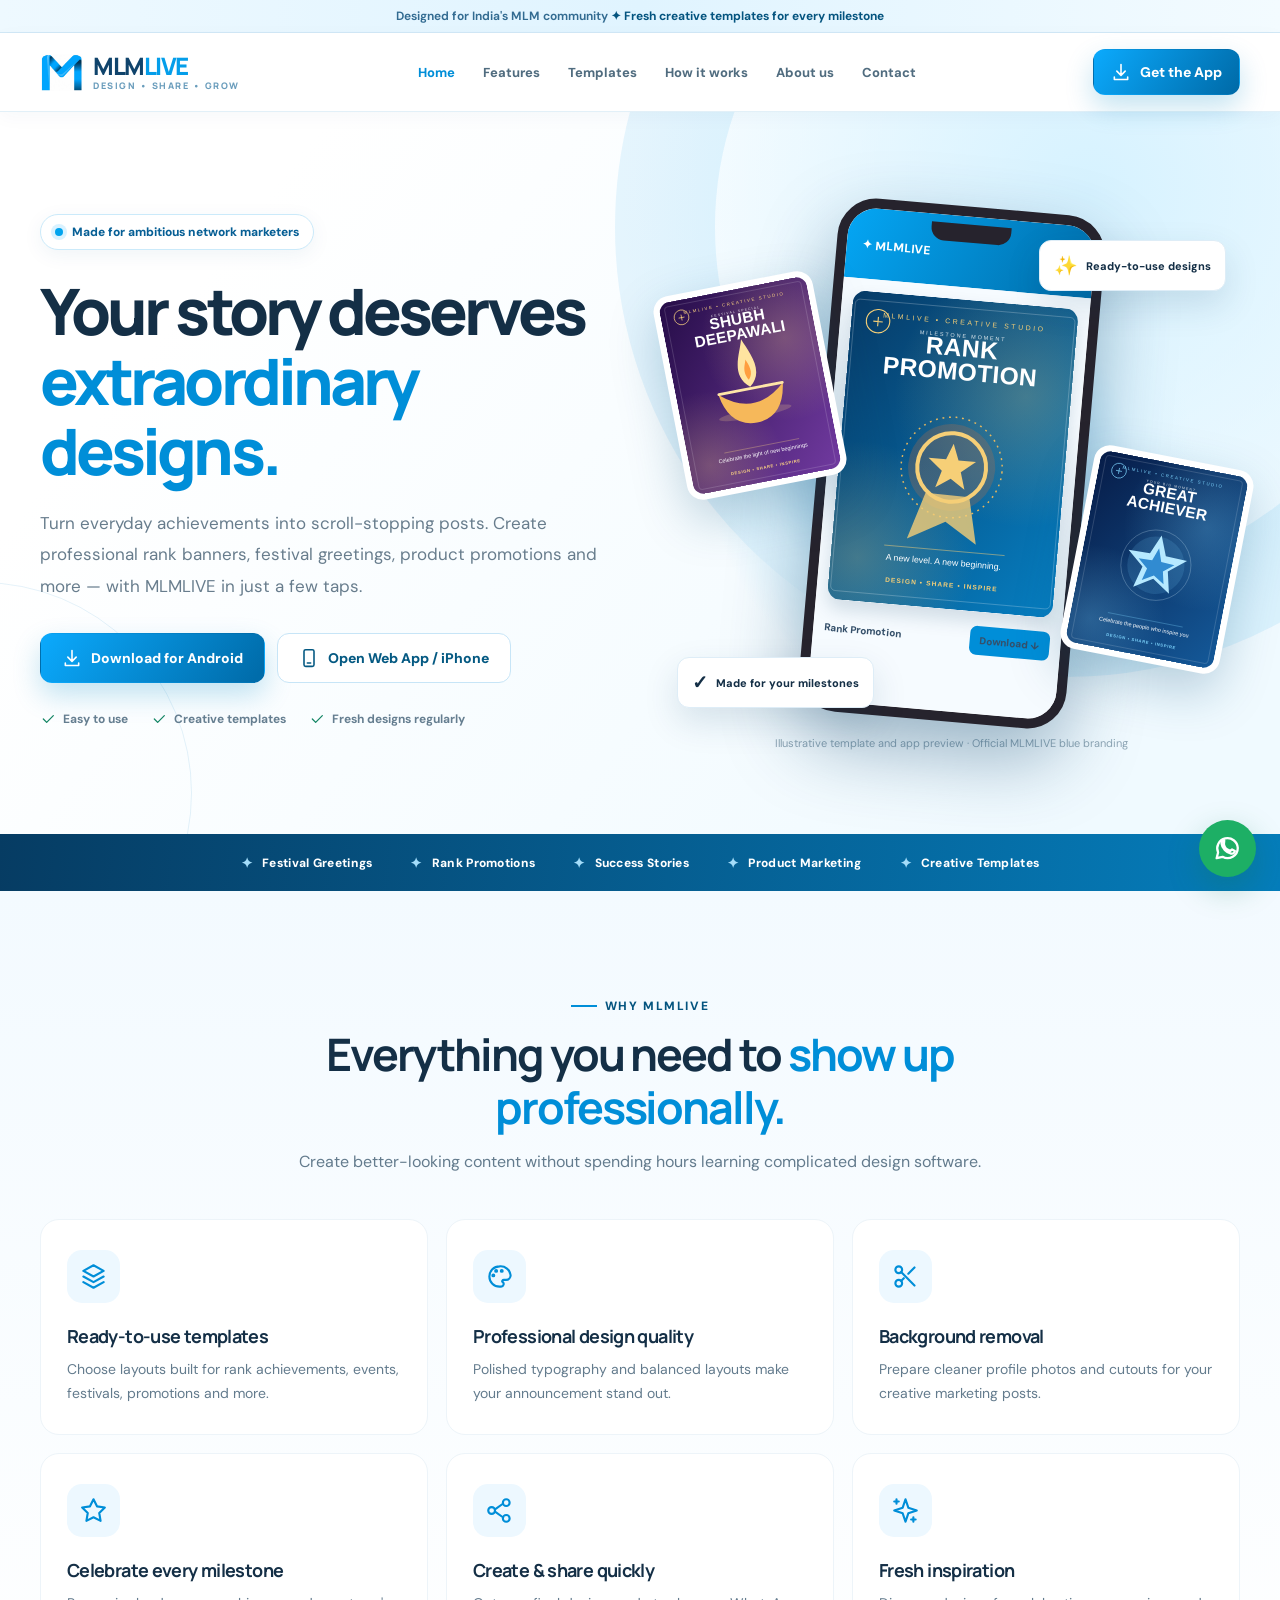
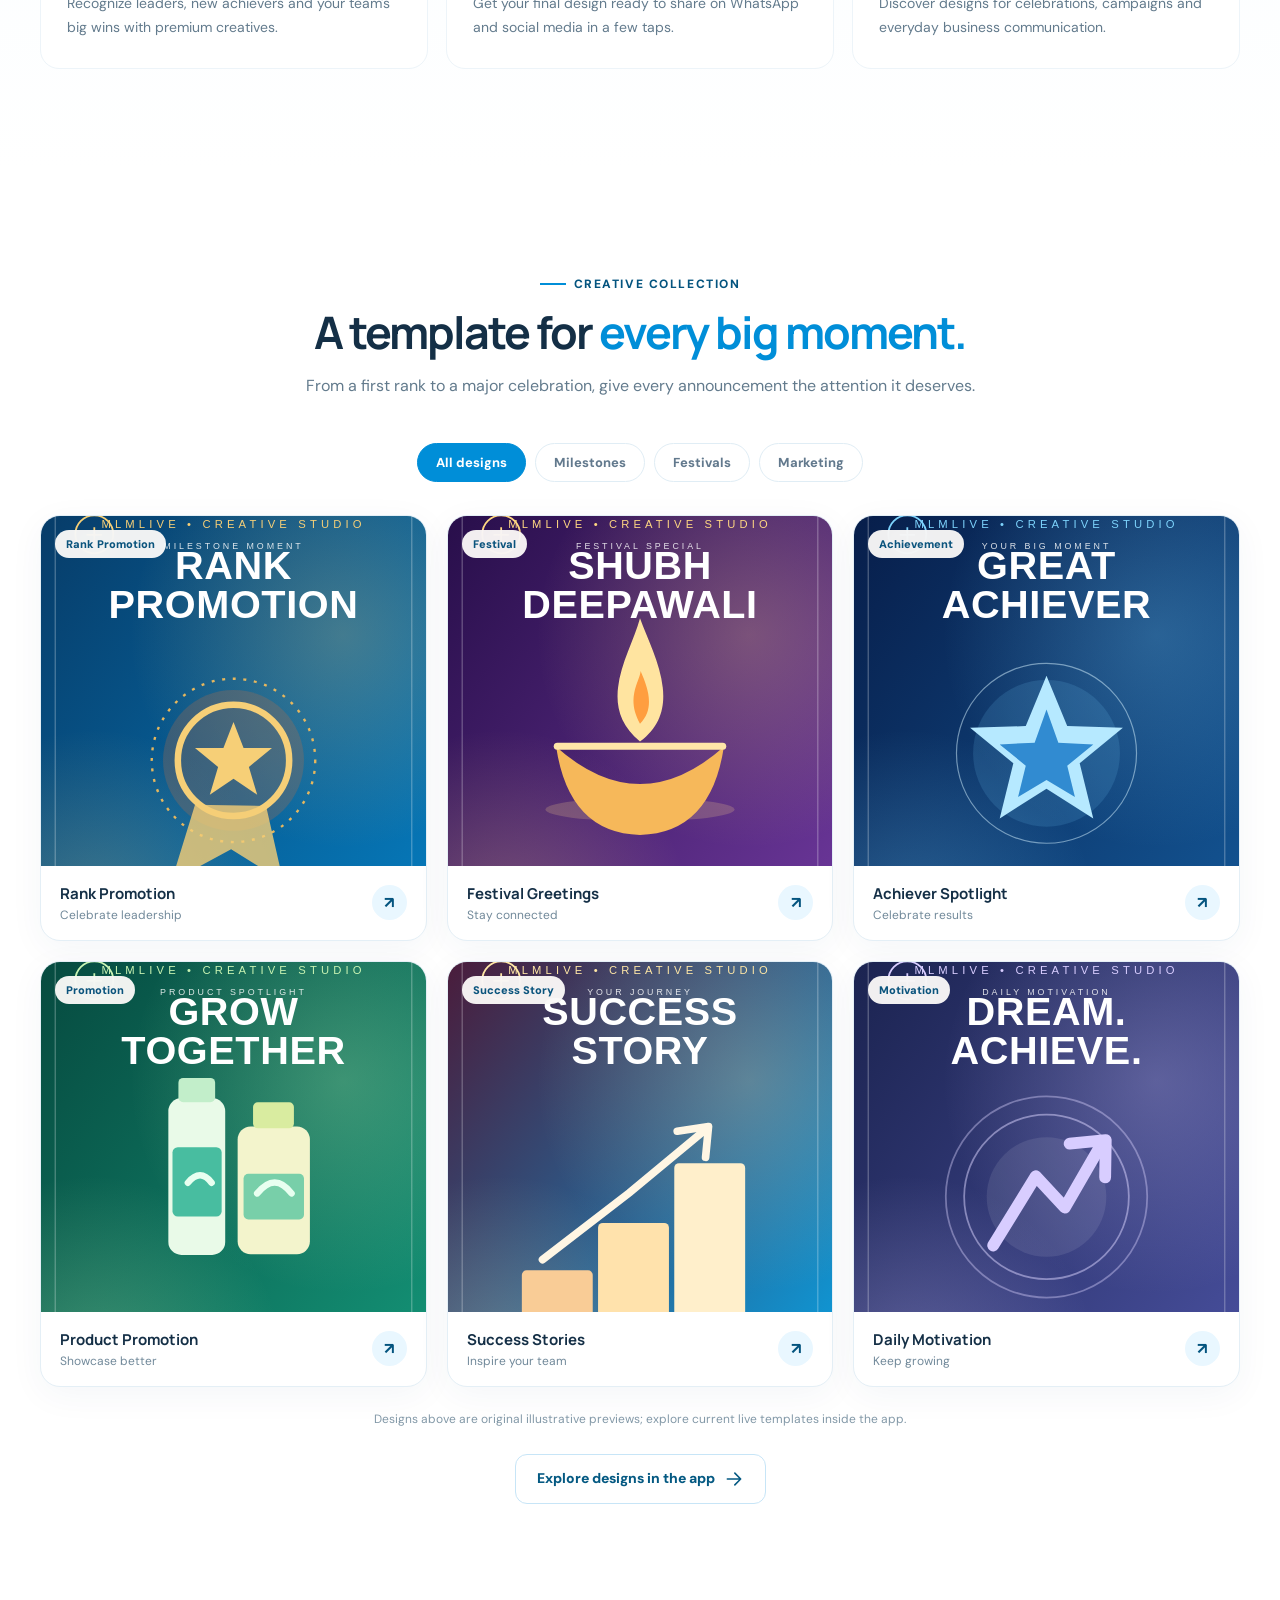
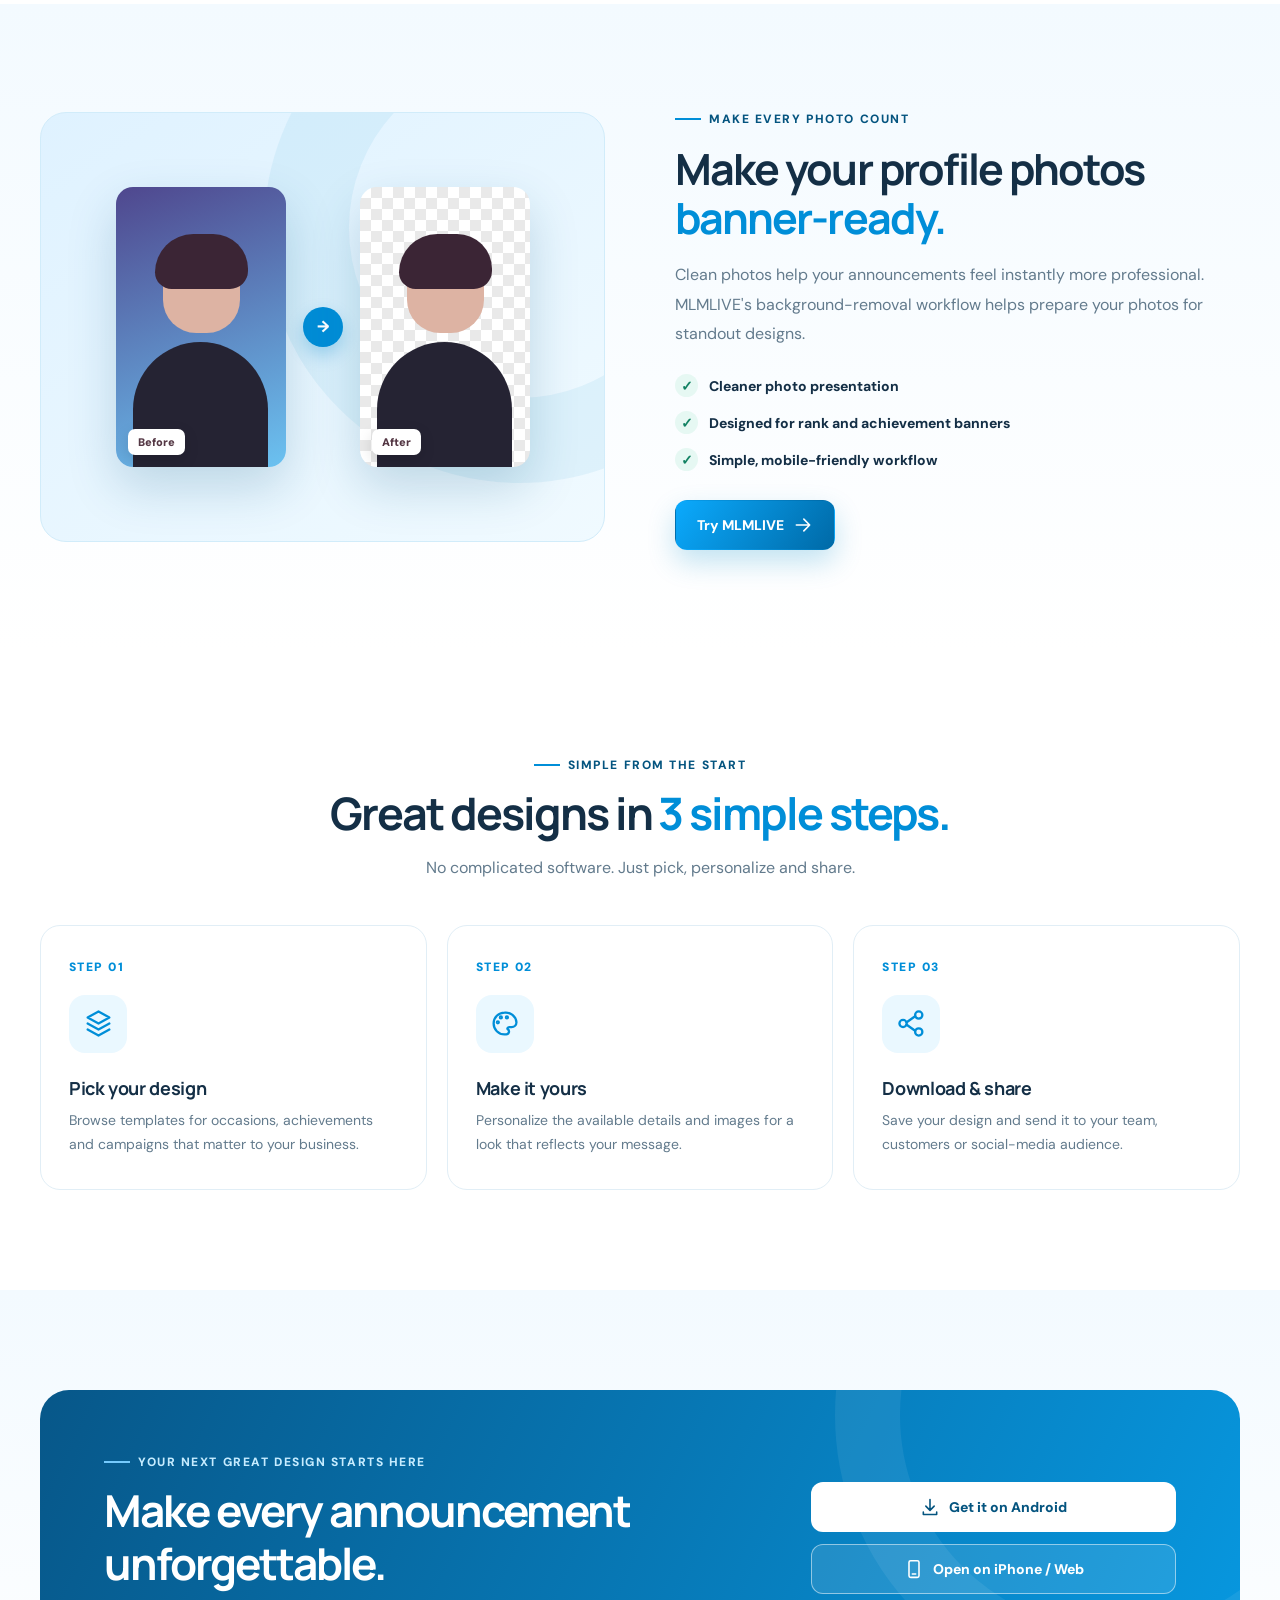
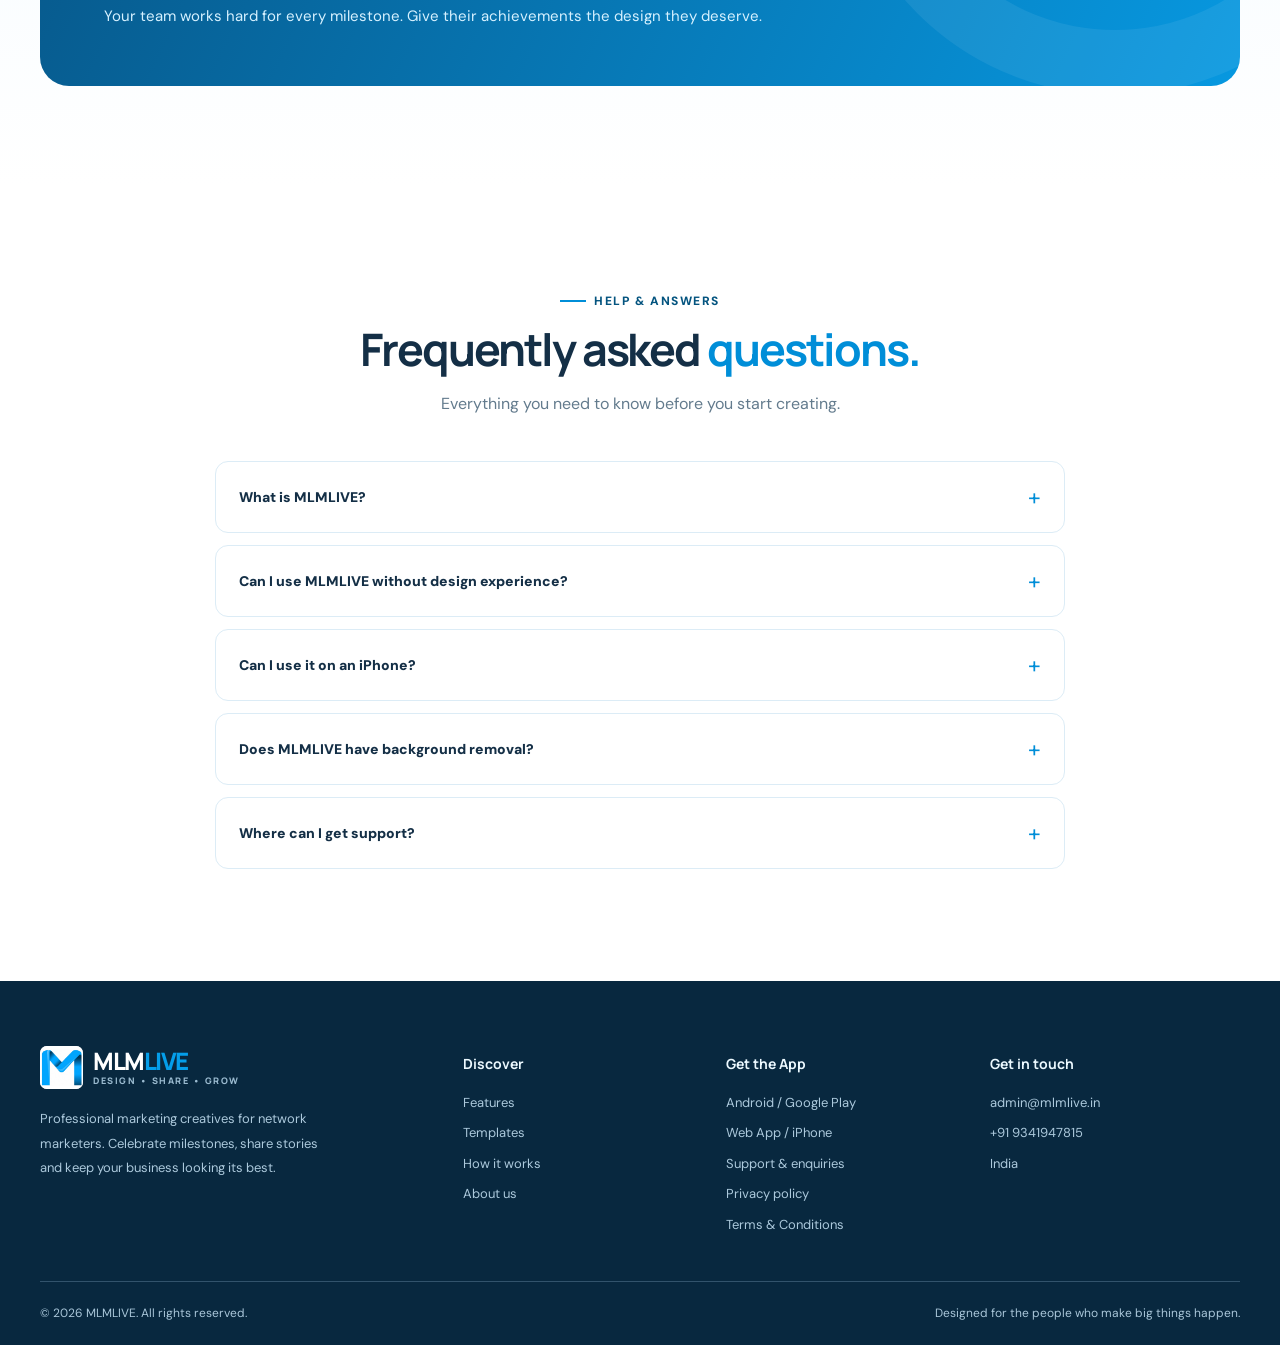
<file: index.html>
<!doctype html>
<html lang="en">
<head>
<meta charset="utf-8"><meta name="viewport" content="width=device-width,initial-scale=1">
<meta name="theme-color" content="#008ed8">
<title>MLMLIVE — Professional MLM Posters, Banners & Marketing Designs</title>
<meta name="description" content="Create beautiful MLM posters, rank promotion banners, festival greetings and marketing designs with MLMLIVE. Browse templates and download the app for Android or use the web app.">
<meta property="og:type" content="website"><meta property="og:title" content="MLMLIVE — Create. Celebrate. Grow."><meta property="og:description" content="Professional MLM posters, festival creatives, rank banners and marketing designs — made simple."><meta property="og:image" content="https://mlmlive.in/assets/og-cover.png"><meta property="og:url" content="https://mlmlive.in/">
<link rel="canonical" href="https://mlmlive.in/"><link rel="icon" type="image/png" href="assets/favicon.png"><link rel="preconnect" href="https://fonts.googleapis.com"><link rel="preconnect" href="https://fonts.gstatic.com" crossorigin><link href="https://fonts.googleapis.com/css2?family=DM+Sans:wght@400;500;600;700;800&family=Manrope:wght@400;500;600;700;800&display=swap" rel="stylesheet">
<link rel="stylesheet" href="style.css"><script src="script.js" defer></script>
</head>
<body>
<svg xmlns="http://www.w3.org/2000/svg" style="position:absolute;width:0;height:0;overflow:hidden" aria-hidden="true"><defs>
<symbol id="ic-download" viewBox="0 0 24 24"><path d="M12 3v13m-5-5 5 5 5-5M4 18v3h16v-3"/></symbol>
<symbol id="ic-arrow" viewBox="0 0 24 24"><path d="M4 12h16m-7-7 7 7-7 7"/></symbol>
<symbol id="ic-check" viewBox="0 0 24 24"><path d="m5 12 5 5L20 7"/></symbol>
<symbol id="ic-layers" viewBox="0 0 24 24"><path d="m12 2 9 5-9 5-9-5 9-5Zm-9 10 9 5 9-5M3 17l9 5 9-5"/></symbol>
<symbol id="ic-sparkles" viewBox="0 0 24 24"><path d="m12 2 2.5 7.5L22 12l-7.5 2.5L12 22l-2.5-7.5L2 12l7.5-2.5L12 2ZM4 2v4m-2-2h4m13 14v4m-2-2h4"/></symbol>
<symbol id="ic-scissors" viewBox="0 0 24 24"><circle cx="6" cy="6" r="3"/><circle cx="6" cy="18" r="3"/><path d="M8.1 8.1 20 20M14.5 9.5 20 4M8.1 15.9 10.5 13.5"/></symbol>
<symbol id="ic-share" viewBox="0 0 24 24"><circle cx="18" cy="5" r="3"/><circle cx="5" cy="12" r="3"/><circle cx="18" cy="19" r="3"/><path d="m8 11 7-5M8 13l7 5"/></symbol>
<symbol id="ic-star" viewBox="0 0 24 24"><path d="m12 2 3.1 6.3 7 1-5 4.9 1.2 7L12 18l-6.3 3.2 1.2-7-5-4.9 7-1L12 2Z"/></symbol>
<symbol id="ic-phone" viewBox="0 0 24 24"><rect x="6" y="2" width="12" height="20" rx="2"/><path d="M10 18h4"/></symbol>
<symbol id="ic-palette" viewBox="0 0 24 24"><path d="M12 3a9 9 0 0 0 0 18h1.4a2.3 2.3 0 0 0 1.3-4.2c-.6-.4-.2-1.8 1.2-1.8h2a4 4 0 0 0 4-4A9 9 0 0 0 12 3Z"/><circle cx="6.5" cy="11" r=".8"/><circle cx="9" cy="7" r=".8"/><circle cx="14" cy="7" r=".8"/></symbol>
<symbol id="ic-rocket" viewBox="0 0 24 24"><path d="M5 13c0-4 6-10 15-11 0 9-7 15-11 15L5 13Zm8 0 6 6M5 13 2 16m7 1-3 5m-4-4-1 4M14 9h.01"/></symbol>
<symbol id="ic-menu" viewBox="0 0 24 24"><path d="M4 6h16M4 12h16M4 18h16"/></symbol>
<symbol id="ic-whatsapp" viewBox="0 0 24 24"><path d="M20.5 11.5a8.5 8.5 0 0 1-12.6 7.4L3 20l1.2-4.7a8.5 8.5 0 1 1 16.3-3.8Z"/><path d="M9 8.5c.4 2.6 2.7 4.8 5.4 5.5l1.4-1.2 2.3 1.2c-.1 1.6-1.5 2.5-3.2 2.2-3.7-.7-7.5-4.8-7.8-8.2-.2-1.5 1-2.8 2.2-2.7L9 8.5Z"/></symbol>
</defs></svg>
<div class="top-banner">Designed for India's MLM community <strong>✦ Fresh creative templates for every milestone</strong></div>
<header class="nav-shell"><div class="container nav-container">
<a href="index.html" class="brand" aria-label="MLMLIVE Home"><img class="brand-mark" src="assets/mlmlive-mark.png" alt=""><span class="brand-name">MLM<span>LIVE</span><small>DESIGN • SHARE • GROW</small></span></a>
<nav class="nav-links" data-nav aria-label="Main navigation"><a class="current" href="#home">Home</a><a href="#features">Features</a><a href="#templates">Templates</a><a href="#how">How it works</a><a href="About.html">About us</a><a href="Contact.html">Contact</a></nav>
<div class="nav-actions"><a class="btn btn-red" href="https://play.google.com/store/apps/details?id=com.mlmbooster.mlmbooster" target="_blank" rel="noopener"><svg class="icon"><use href="#ic-download"/></svg> Get the App</a><button type="button" class="mobile-toggle" data-menu-toggle aria-label="Open menu" aria-expanded="false"><svg class="icon"><use href="#ic-menu"/></svg></button></div>
</div></header>
<main>
<section class="hero" id="home"><div class="container hero-grid">
<div><div class="pill-note"><span class="pulse"></span> Made for ambitious network marketers</div><h1>Your story deserves <span class="highlight">extraordinary designs.</span></h1><p>Turn everyday achievements into scroll-stopping posts. Create professional rank banners, festival greetings, product promotions and more — with MLMLIVE in just a few taps.</p><div class="hero-cta"><a href="https://play.google.com/store/apps/details?id=com.mlmbooster.mlmbooster" target="_blank" rel="noopener" class="btn btn-red"><svg class="icon"><use href="#ic-download"/></svg> Download for Android</a><a href="https://app.mlmlive.in/" class="btn btn-light" target="_blank" rel="noopener"><svg class="icon"><use href="#ic-phone"/></svg> Open Web App / iPhone</a></div><div class="hero-meta"><span><svg class="icon"><use href="#ic-check"/></svg> Easy to use</span><span><svg class="icon"><use href="#ic-check"/></svg> Creative templates</span><span><svg class="icon"><use href="#ic-check"/></svg> Fresh designs regularly</span></div></div>
<div><div class="hero-visual"><div class="hero-halo"></div><div class="float-design one"><img src="assets/poster-festival.svg" alt="Illustrative festival poster made with MLMLIVE" width="650" height="850"></div><div class="phone"><div class="phone-top"><span>✦ MLMLIVE</span><span>☰</span></div><div class="phone-screen"><img src="assets/poster-rank.svg" alt="Illustrative rank promotion poster in app preview" width="650" height="850"><div class="phone-toolbar"><span>Rank Promotion</span><span class="tiny-download">Download ↓</span></div></div></div><div class="float-design two"><img src="assets/poster-achievement.svg" alt="Illustrative achievement poster made with MLMLIVE" width="650" height="850"></div><div class="float-chip top"><i>✨</i> Ready-to-use designs</div><div class="float-chip btm"><i>✓</i> Made for your milestones</div></div><div class="visual-caption">Illustrative template and app preview · Official MLMLIVE blue branding</div></div>
</div></section>
<div class="ticker"><div class="container ticker-inner"><span class="ticker-item">Festival Greetings</span><span class="ticker-item">Rank Promotions</span><span class="ticker-item">Success Stories</span><span class="ticker-item">Product Marketing</span><span class="ticker-item">Creative Templates</span></div></div>
<section class="section soft" id="features"><div class="container"><div class="section-header"><div class="eyebrow">WHY MLMLIVE</div><h2>Everything you need to <span class="accent">show up professionally.</span></h2><p>Create better-looking content without spending hours learning complicated design software.</p></div><div class="feature-grid">
<article class="feature-card"><div class="feature-icon"><svg class="icon"><use href="#ic-layers"/></svg></div><h3>Ready-to-use templates</h3><p>Choose layouts built for rank achievements, events, festivals, promotions and more.</p></article>
<article class="feature-card"><div class="feature-icon"><svg class="icon"><use href="#ic-palette"/></svg></div><h3>Professional design quality</h3><p>Polished typography and balanced layouts make your announcement stand out.</p></article>
<article class="feature-card"><div class="feature-icon"><svg class="icon"><use href="#ic-scissors"/></svg></div><h3>Background removal</h3><p>Prepare cleaner profile photos and cutouts for your creative marketing posts.</p></article>
<article class="feature-card"><div class="feature-icon"><svg class="icon"><use href="#ic-star"/></svg></div><h3>Celebrate every milestone</h3><p>Recognize leaders, new achievers and your team's big wins with premium creatives.</p></article>
<article class="feature-card"><div class="feature-icon"><svg class="icon"><use href="#ic-share"/></svg></div><h3>Create & share quickly</h3><p>Get your final design ready to share on WhatsApp and social media in a few taps.</p></article>
<article class="feature-card"><div class="feature-icon"><svg class="icon"><use href="#ic-sparkles"/></svg></div><h3>Fresh inspiration</h3><p>Discover designs for celebrations, campaigns and everyday business communication.</p></article>
</div></div></section>
<section class="section" id="templates"><div class="container"><div class="section-header"><div class="eyebrow">CREATIVE COLLECTION</div><h2>A template for <span class="accent">every big moment.</span></h2><p>From a first rank to a major celebration, give every announcement the attention it deserves.</p></div><div class="gallery-filters" role="group" aria-label="Filter template samples"><button class="filter active" aria-pressed="true" data-gallery-filter="all">All designs</button><button class="filter" aria-pressed="false" data-gallery-filter="milestone">Milestones</button><button class="filter" aria-pressed="false" data-gallery-filter="festival">Festivals</button><button class="filter" aria-pressed="false" data-gallery-filter="marketing">Marketing</button></div>
<div class="gallery-grid">
<article class="gallery-card" data-gallery-category="milestone"><div class="gallery-image"><img loading="lazy" src="assets/poster-rank.svg" alt="Rank promotion creative illustration" width="650" height="850"><span class="gallery-tag">Rank Promotion</span></div><div class="gallery-info"><div><h3>Rank Promotion</h3><p>Celebrate leadership</p></div><span class="gallery-arrow">↗</span></div></article>
<article class="gallery-card" data-gallery-category="festival"><div class="gallery-image"><img loading="lazy" src="assets/poster-festival.svg" alt="Festival greeting creative illustration" width="650" height="850"><span class="gallery-tag">Festival</span></div><div class="gallery-info"><div><h3>Festival Greetings</h3><p>Stay connected</p></div><span class="gallery-arrow">↗</span></div></article>
<article class="gallery-card" data-gallery-category="milestone"><div class="gallery-image"><img loading="lazy" src="assets/poster-achievement.svg" alt="Great achiever design illustration" width="650" height="850"><span class="gallery-tag">Achievement</span></div><div class="gallery-info"><div><h3>Achiever Spotlight</h3><p>Celebrate results</p></div><span class="gallery-arrow">↗</span></div></article>
<article class="gallery-card" data-gallery-category="marketing"><div class="gallery-image"><img loading="lazy" src="assets/poster-product.svg" alt="Product marketing graphic illustration" width="650" height="850"><span class="gallery-tag">Promotion</span></div><div class="gallery-info"><div><h3>Product Promotion</h3><p>Showcase better</p></div><span class="gallery-arrow">↗</span></div></article>
<article class="gallery-card" data-gallery-category="milestone"><div class="gallery-image"><img loading="lazy" src="assets/poster-success.svg" alt="Success story visual illustration" width="650" height="850"><span class="gallery-tag">Success Story</span></div><div class="gallery-info"><div><h3>Success Stories</h3><p>Inspire your team</p></div><span class="gallery-arrow">↗</span></div></article>
<article class="gallery-card" data-gallery-category="marketing"><div class="gallery-image"><img loading="lazy" src="assets/poster-motivation.svg" alt="Motivational quote creative illustration" width="650" height="850"><span class="gallery-tag">Motivation</span></div><div class="gallery-info"><div><h3>Daily Motivation</h3><p>Keep growing</p></div><span class="gallery-arrow">↗</span></div></article>
</div><div class="gallery-note">Designs above are original illustrative previews; explore current live templates inside the app.</div><div class="gallery-cta"><a href="https://app.mlmlive.in/" target="_blank" rel="noopener" class="btn btn-light">Explore designs in the app <svg class="icon"><use href="#ic-arrow"/></svg></a></div>
</div></section>
<section class="section soft" id="background"><div class="container showcase"><div class="showcase-art" aria-label="Illustrative before and after background removal preview"><div class="before-after"><div class="portrait-tile before"><div class="portrait-face"></div><div class="portrait-hair"></div><div class="portrait-body"></div><span class="tile-caption">Before</span></div><div class="showcase-arrow">→</div><div class="portrait-tile after"><div class="portrait-face"></div><div class="portrait-hair"></div><div class="portrait-body"></div><span class="tile-caption">After</span></div></div></div><div class="showcase-text"><div class="eyebrow">MAKE EVERY PHOTO COUNT</div><h2>Make your profile photos <span class="accent">banner-ready.</span></h2><p>Clean photos help your announcements feel instantly more professional. MLMLIVE's background-removal workflow helps prepare your photos for standout designs.</p><div class="check-lines"><span>Cleaner photo presentation</span><span>Designed for rank and achievement banners</span><span>Simple, mobile-friendly workflow</span></div><a href="https://play.google.com/store/apps/details?id=com.mlmbooster.mlmbooster" class="btn btn-red" target="_blank" rel="noopener">Try MLMLIVE <svg class="icon"><use href="#ic-arrow"/></svg></a></div></div></section>
<section class="section" id="how"><div class="container"><div class="section-header"><div class="eyebrow">SIMPLE FROM THE START</div><h2>Great designs in <span class="accent">3 simple steps.</span></h2><p>No complicated software. Just pick, personalize and share.</p></div><div class="steps"><article class="step"><div class="step-number">STEP 01</div><div class="step-icon"><svg class="icon"><use href="#ic-layers"/></svg></div><h3>Pick your design</h3><p>Browse templates for occasions, achievements and campaigns that matter to your business.</p></article><article class="step"><div class="step-number">STEP 02</div><div class="step-icon"><svg class="icon"><use href="#ic-palette"/></svg></div><h3>Make it yours</h3><p>Personalize the available details and images for a look that reflects your message.</p></article><article class="step"><div class="step-number">STEP 03</div><div class="step-icon"><svg class="icon"><use href="#ic-share"/></svg></div><h3>Download & share</h3><p>Save your design and send it to your team, customers or social-media audience.</p></article></div></div></section>
<section class="section soft" id="download"><div class="container"><div class="cta-panel"><div><div class="eyebrow">YOUR NEXT GREAT DESIGN STARTS HERE</div><h2>Make every announcement unforgettable.</h2><p>Your team works hard for every milestone. Give their achievements the design they deserve.</p></div><div class="cta-buttons"><a class="btn btn-white" href="https://play.google.com/store/apps/details?id=com.mlmbooster.mlmbooster" target="_blank" rel="noopener"><svg class="icon"><use href="#ic-download"/></svg> Get it on Android</a><a class="btn" style="color:#fff;border:1px solid #ffffff80;background:#ffffff1c" href="https://app.mlmlive.in/" target="_blank" rel="noopener"><svg class="icon"><use href="#ic-phone"/></svg> Open on iPhone / Web</a></div></div></div></section>
<section class="section" id="faq"><div class="container"><div class="section-header"><div class="eyebrow">HELP & ANSWERS</div><h2>Frequently asked <span class="accent">questions.</span></h2><p>Everything you need to know before you start creating.</p></div><div class="faq-grid"><details><summary>What is MLMLIVE?</summary><p>MLMLIVE is a design platform made for network marketing professionals. It helps create marketing posters, festival greetings, rank promotions and other ready-to-share creatives.</p></details><details><summary>Can I use MLMLIVE without design experience?</summary><p>Yes. The app is focused on templates and simple workflows, so you can create professional-looking posts without mastering desktop design tools.</p></details><details><summary>Can I use it on an iPhone?</summary><p>The website links to the MLMLIVE web app at app.mlmlive.in, which you can open in a supported mobile browser. Use the Android download button for the Google Play listing.</p></details><details><summary>Does MLMLIVE have background removal?</summary><p>The platform includes a background-removal workflow to help prepare photos for marketing designs.</p></details><details><summary>Where can I get support?</summary><p>Contact MLMLIVE at admin@mlmlive.in or use the Contact page to reach the team.</p></details></div></div></section>
</main>
<footer class="footer"><div class="container"><div class="footer-grid"><div><a class="brand" href="index.html"><img class="brand-mark" src="assets/mlmlive-mark.png" alt=""><span class="brand-name">MLM<span>LIVE</span><small>DESIGN • SHARE • GROW</small></span></a><p class="footer-desc">Professional marketing creatives for network marketers. Celebrate milestones, share stories and keep your business looking its best.</p></div><div><h4>Discover</h4><div class="footer-links"><a href="#features">Features</a><a href="#templates">Templates</a><a href="#how">How it works</a><a href="About.html">About us</a></div></div><div><h4>Get the App</h4><div class="footer-links"><a href="https://play.google.com/store/apps/details?id=com.mlmbooster.mlmbooster" target="_blank" rel="noopener">Android / Google Play</a><a href="https://app.mlmlive.in/" target="_blank" rel="noopener">Web App / iPhone</a><a href="Contact.html">Support & enquiries</a><a href="Privacy.html">Privacy policy</a><a href="term.html">Terms &amp; Conditions</a></div></div><div><h4>Get in touch</h4><div class="footer-links"><a href="mailto:admin@mlmlive.in">admin@mlmlive.in</a><a href="tel:+919341947815">+91 9341947815</a><span>India</span></div></div></div><div class="footer-bottom"><span>© <span data-current-year>2026</span> MLMLIVE. All rights reserved.</span><span>Designed for the people who make big things happen.</span></div></div></footer>
<a href="https://wa.me/919229885383?text=Hello%20MLMLIVE%20team%2C%20I%20need%20help%20with%20your%20design%20app." class="wa-float" title="Chat with MLMLIVE" aria-label="Chat with MLMLIVE on WhatsApp" target="_blank" rel="noopener"><svg class="icon"><use href="#ic-whatsapp"/></svg></a>
</body>
</html>
</file>
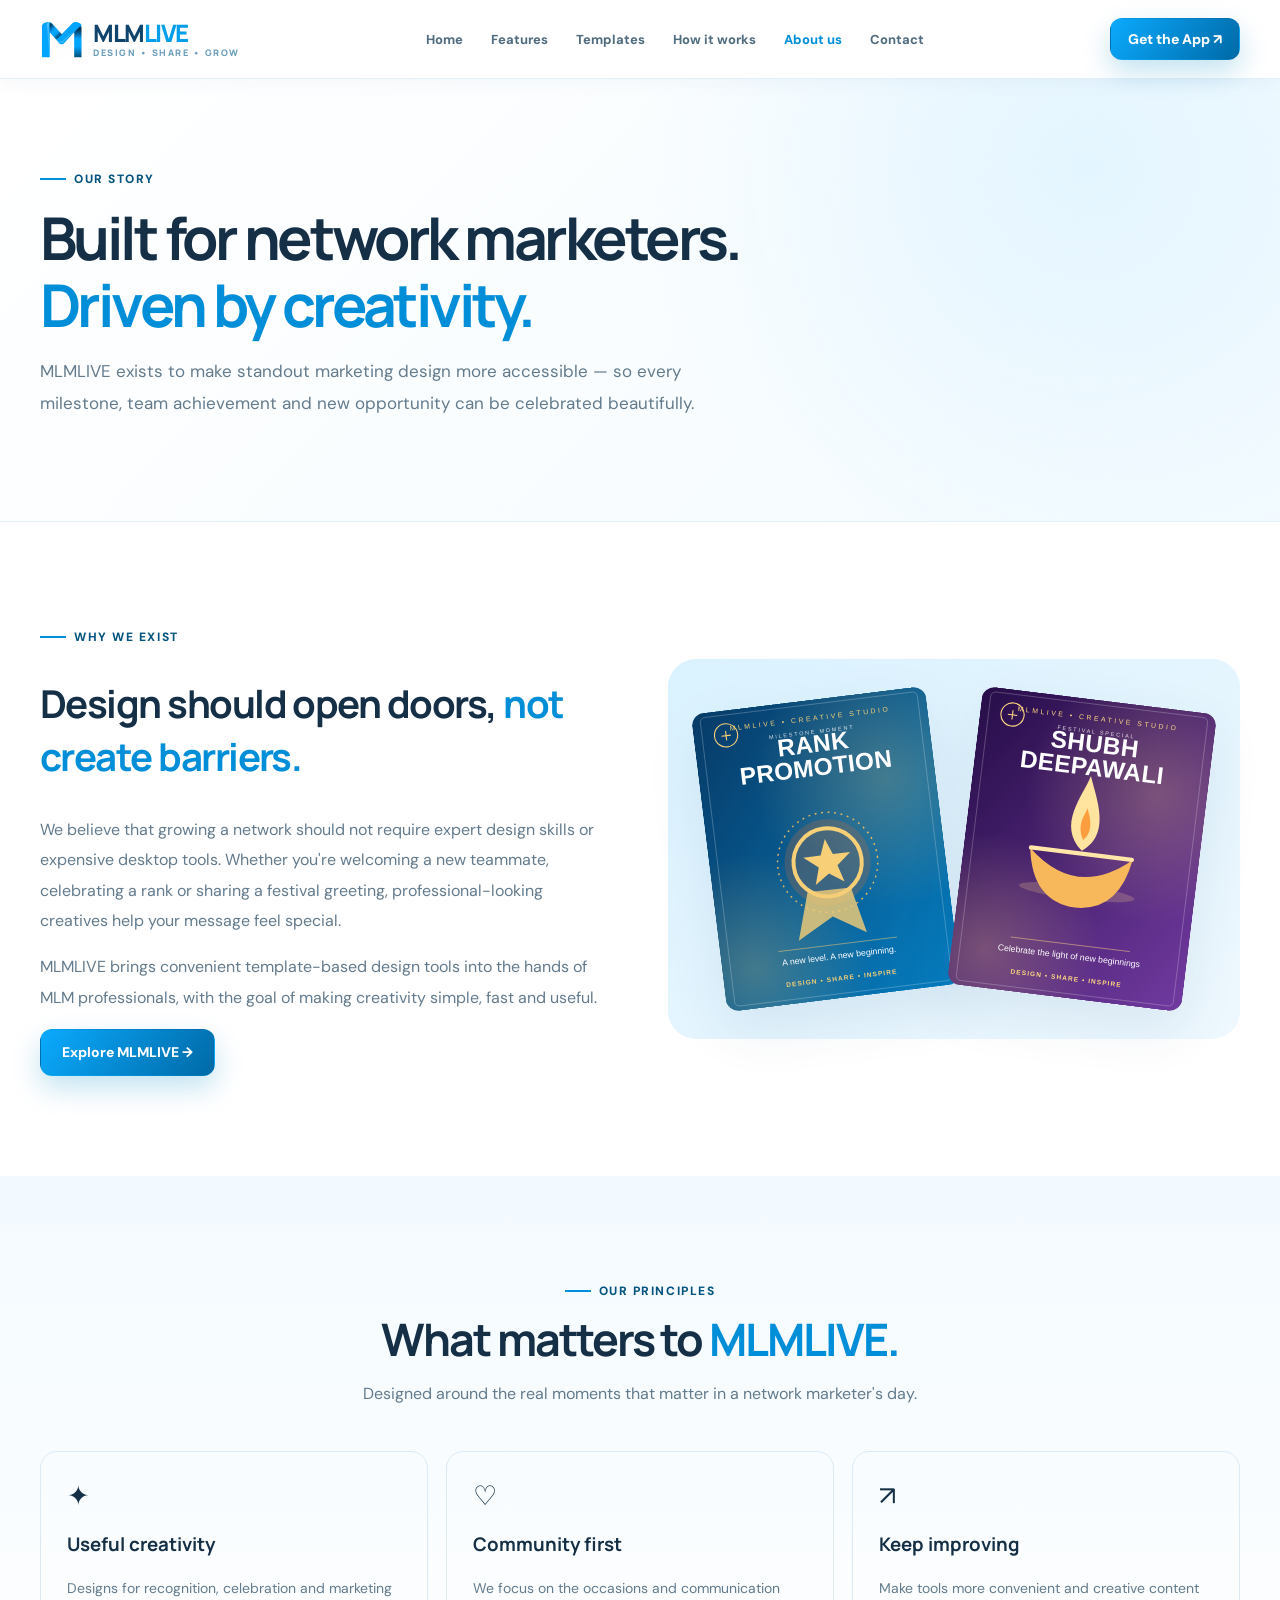
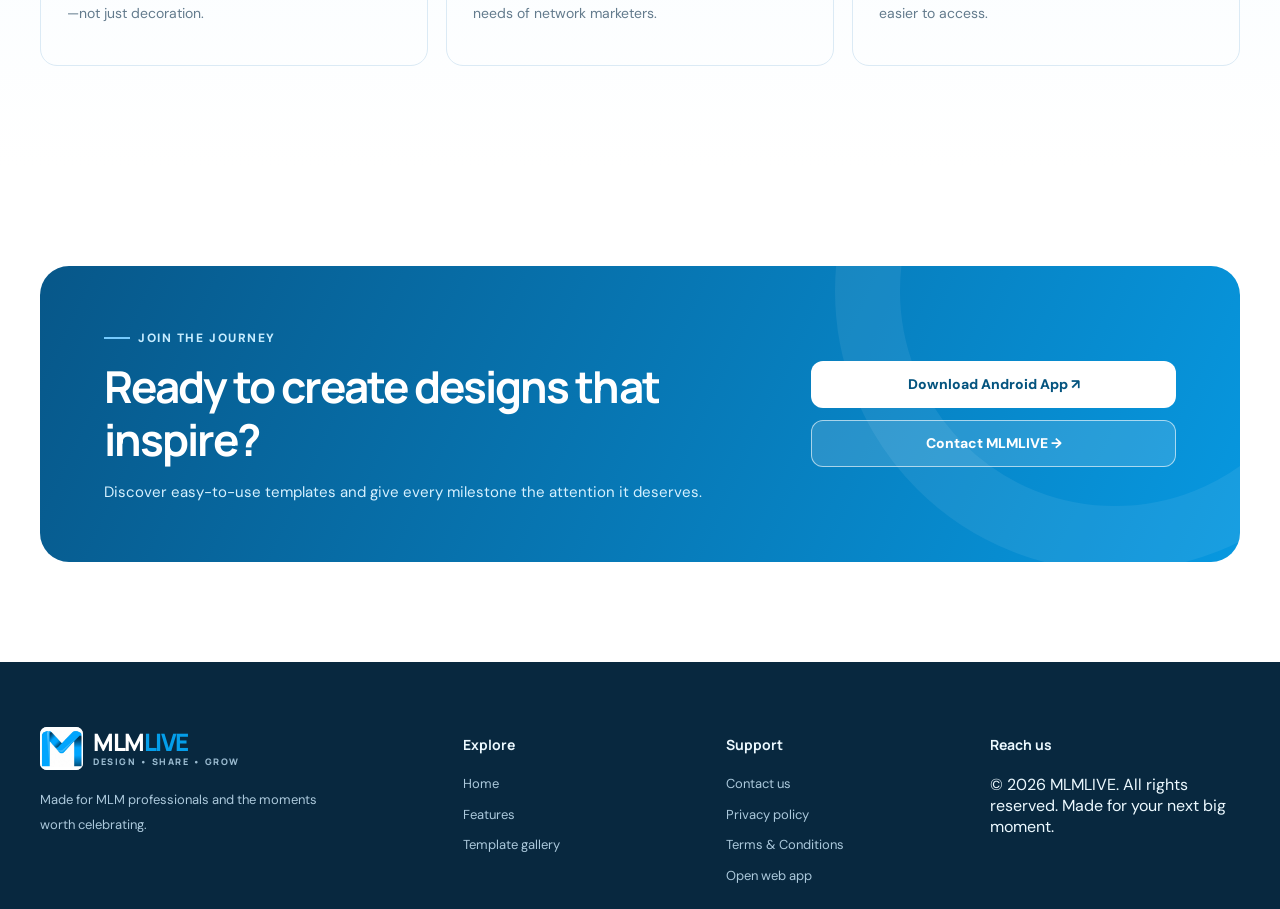
<file: About.html>
<!doctype html>
<html lang="en"><head><meta charset="utf-8"><meta name="viewport" content="width=device-width,initial-scale=1"><meta name="theme-color" content="#008ed8"><title>About MLMLIVE — Made for Network Marketers</title><meta name="description" content="Discover the vision behind MLMLIVE, an easy-to-use creative design platform for network marketing professionals in India."><link rel="icon" type="image/png" href="assets/favicon.png"><link rel="preconnect" href="https://fonts.googleapis.com"><link rel="preconnect" href="https://fonts.gstatic.com" crossorigin><link href="https://fonts.googleapis.com/css2?family=DM+Sans:wght@400;500;600;700;800&family=Manrope:wght@400;500;600;700;800&display=swap" rel="stylesheet"><link rel="stylesheet" href="style.css"><script defer src="script.js"></script></head>
<body><header class="nav-shell"><div class="container nav-container"><a class="brand" href="index.html"><img class="brand-mark" src="assets/mlmlive-mark.png" alt=""><span class="brand-name">MLM<span>LIVE</span><small>DESIGN • SHARE • GROW</small></span></a><nav class="nav-links" data-nav><a href="index.html">Home</a><a href="index.html#features">Features</a><a href="index.html#templates">Templates</a><a href="index.html#how">How it works</a><a class="current" href="About.html" aria-current="page">About us</a><a href="Contact.html">Contact</a></nav><div class="nav-actions"><a class="btn btn-red" href="https://play.google.com/store/apps/details?id=com.mlmbooster.mlmbooster" target="_blank" rel="noopener">Get the App ↗</a><button type="button" class="mobile-toggle" data-menu-toggle aria-label="Open menu" aria-expanded="false">☰</button></div></div></header>
<main><section class="subhero"><div class="container"><div class="eyebrow">OUR STORY</div><h1>Built for network marketers.<br><span class="accent">Driven by creativity.</span></h1><p>MLMLIVE exists to make standout marketing design more accessible — so every milestone, team achievement and new opportunity can be celebrated beautifully.</p></div></section>
<section class="section"><div class="container story-grid"><div><div class="eyebrow">WHY WE EXIST</div><h2>Design should open doors, <span class="accent">not create barriers.</span></h2><p>We believe that growing a network should not require expert design skills or expensive desktop tools. Whether you're welcoming a new teammate, celebrating a rank or sharing a festival greeting, professional-looking creatives help your message feel special.</p><p>MLMLIVE brings convenient template-based design tools into the hands of MLM professionals, with the goal of making creativity simple, fast and useful.</p><a class="btn btn-red" href="https://app.mlmlive.in/" target="_blank" rel="noopener">Explore MLMLIVE →</a></div><div class="story-art"><img src="assets/poster-rank.svg" width="650" height="850" alt="Illustrative promotion poster"><img src="assets/poster-festival.svg" width="650" height="850" alt="Illustrative celebration poster"></div></div></section>
<section class="section soft"><div class="container"><div class="section-header"><div class="eyebrow">OUR PRINCIPLES</div><h2>What matters to <span class="accent">MLMLIVE.</span></h2><p>Designed around the real moments that matter in a network marketer's day.</p></div><div class="values-grid"><article class="value-box"><div style="font-size:27px">✦</div><h3>Useful creativity</h3><p>Designs for recognition, celebration and marketing—not just decoration.</p></article><article class="value-box"><div style="font-size:27px">♡</div><h3>Community first</h3><p>We focus on the occasions and communication needs of network marketers.</p></article><article class="value-box"><div style="font-size:27px">↗</div><h3>Keep improving</h3><p>Make tools more convenient and creative content easier to access.</p></article></div></div></section>
<section class="section"><div class="container"><div class="cta-panel"><div><div class="eyebrow">JOIN THE JOURNEY</div><h2>Ready to create designs that inspire?</h2><p>Discover easy-to-use templates and give every milestone the attention it deserves.</p></div><div class="cta-buttons"><a class="btn btn-white" href="https://play.google.com/store/apps/details?id=com.mlmbooster.mlmbooster" target="_blank" rel="noopener">Download Android App ↗</a><a class="btn" style="color:white;border:1px solid #fff9;background:#fff2" href="Contact.html">Contact MLMLIVE →</a></div></div></div></section></main>
<footer class="footer"><div class="container"><div class="footer-grid"><div><a class="brand" href="index.html"><img class="brand-mark" src="assets/mlmlive-mark.png" alt=""><span class="brand-name">MLM<span>LIVE</span><small>DESIGN • SHARE • GROW</small></span></a><p class="footer-desc">Made for MLM professionals and the moments worth celebrating.</p></div><div><h4>Explore</h4><div class="footer-links"><a href="index.html">Home</a><a href="index.html#features">Features</a><a href="index.html#templates">Template gallery</a></div></div><div><h4>Support</h4><div class="footer-links"><a href="Contact.html">Contact us</a><a href="Privacy.html">Privacy policy</a><a href="term.html">Terms &amp; Conditions</a><a href="https://app.mlmlive.in/">Open web app</a></div></div><div><h4>Reach us</h4><div class("footer-links"):
<a href("mailto:admin@mlmlive.in"): admin@mlmlive.in
<a href("tel:+919341947815"): +91 9341947815

</ div>
</ div>
</ div>
<div class("footer-bottom"):
<span>© <span data-current-year>2026</span> MLMLIVE. All rights reserved.</span>
<span>Made for your next big moment.</span>
</ div>
</ div>
</ footer>
<a href("https://wa.me/919229885383?text=Hello%20MLMLIVE%2C%20I%20want%20to%20know%20more."): class("wa-float") target("_blank") rel("noopener") aria-label("WhatsApp MLMLIVE support"): ✆
</ a>
</ body>
</ html>
</file>
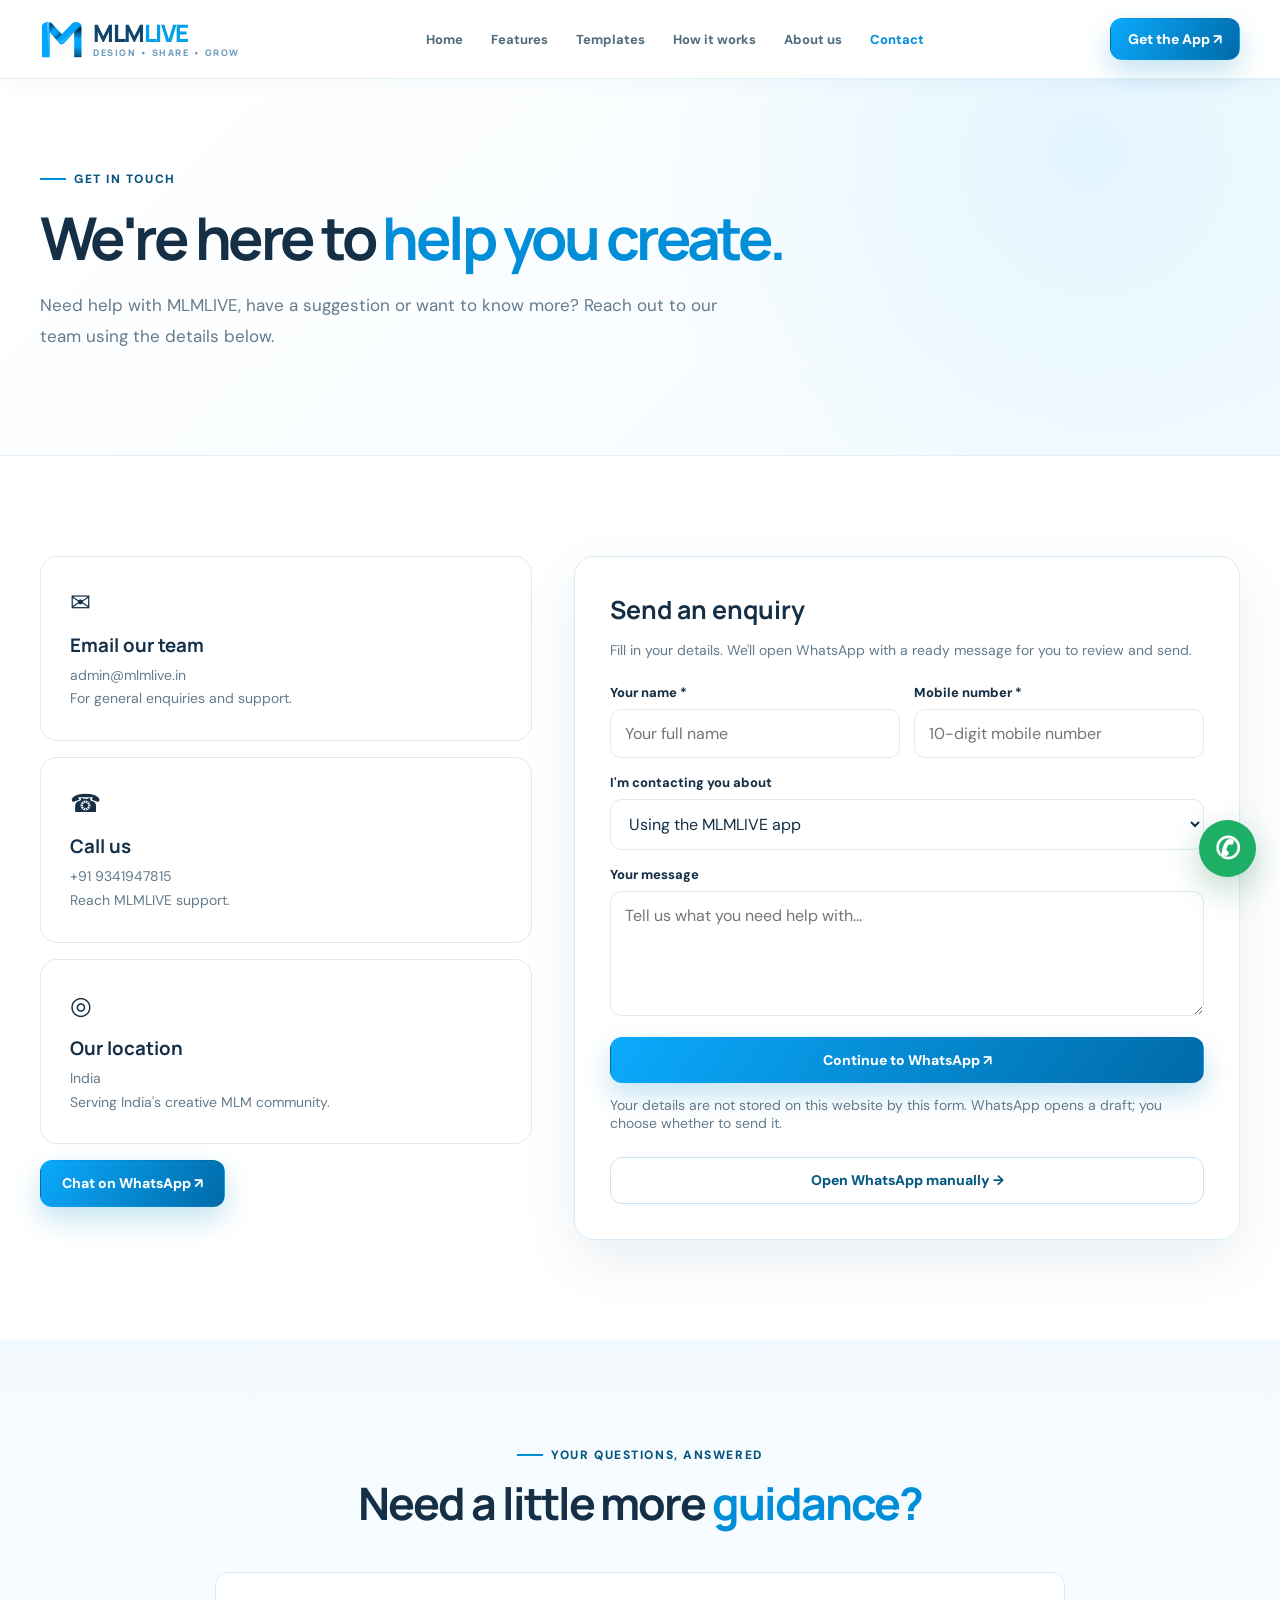
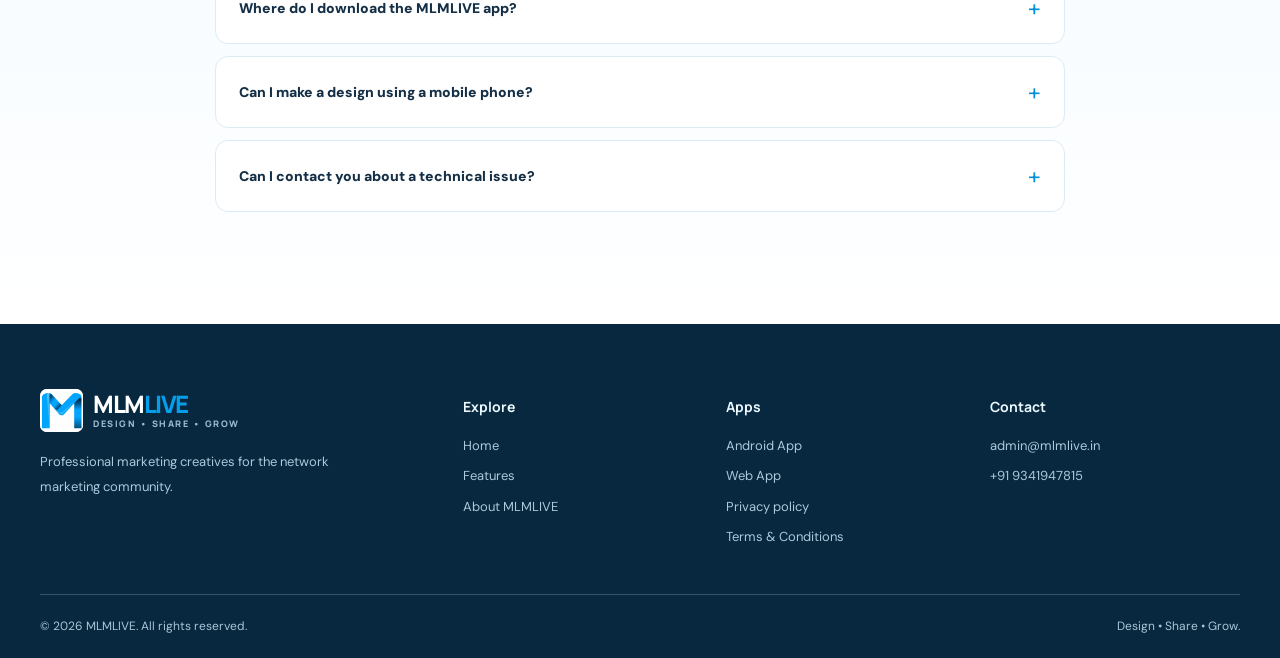
<file: Contact.html>
<!doctype html>
<html lang="en"><head><meta charset="utf-8"><meta name="viewport" content="width=device-width,initial-scale=1"><meta name="theme-color" content="#008ed8"><title>Contact MLMLIVE — Support and Enquiries</title><meta name="description" content="Get help with MLMLIVE. Contact the MLMLIVE support team or send an enquiry using the WhatsApp form."><link rel="icon" type="image/png" href="assets/favicon.png"><link rel="preconnect" href="https://fonts.googleapis.com"><link rel="preconnect" href="https://fonts.gstatic.com" crossorigin><link href="https://fonts.googleapis.com/css2?family=DM+Sans:wght@400;500;600;700;800&family=Manrope:wght@400;500;600;700;800&display=swap" rel="stylesheet"><link rel="stylesheet" href="style.css"><script defer src="script.js"></script></head>
<body><header class="nav-shell"><div class="container nav-container"><a class="brand" href="index.html"><img class="brand-mark" src="assets/mlmlive-mark.png" alt=""><span class="brand-name">MLM<span>LIVE</span><small>DESIGN • SHARE • GROW</small></span></a><nav class="nav-links" data-nav><a href="index.html">Home</a><a href="index.html#features">Features</a><a href="index.html#templates">Templates</a><a href="index.html#how">How it works</a><a href="About.html">About us</a><a class="current" href="Contact.html" aria-current="page">Contact</a></nav><div class="nav-actions"><a class="btn btn-red" href="https://play.google.com/store/apps/details?id=com.mlmbooster.mlmbooster" target="_blank" rel="noopener">Get the App ↗</a><button type="button" class="mobile-toggle" data-menu-toggle aria-label="Open menu" aria-expanded="false">☰</button></div></div></header>
<main><section class="subhero"><div class="container"><div class="eyebrow">GET IN TOUCH</div><h1>We're here to <span class="accent">help you create.</span></h1><p>Need help with MLMLIVE, have a suggestion or want to know more? Reach out to our team using the details below.</p></div></section>
<section class="section"><div class="container contact-layout"><div><div class="info-box"><div class="info-icon">✉</div><h3>Email our team</h3><p><a href="mailto:admin@mlmlive.in">admin@mlmlive.in</a><br>For general enquiries and support.</p></div><div class="info-box"><div class="info-icon">☎</div><h3>Call us</h3><p><a href="tel:+919341947815">+91 9341947815</a><br>Reach MLMLIVE support.</p></div><div class="info-box"><div class="info-icon">◎</div><h3>Our location</h3><p> India<br>Serving India's creative MLM community.</p></div><a class="btn btn-red" href="https://wa.me/919229885383?text=Hello%20MLMLIVE%20team%2C%20I%20need%20help%20with%20your%20app." target="_blank" rel="noopener">Chat on WhatsApp ↗</a></div>
<form class="contact-form" data-enquiry-form><h2>Send an enquiry</h2><p>Fill in your details. We'll open WhatsApp with a ready message for you to review and send.</p><div class="fields-two"><div class="form-field"><label for="enquiry-name">Your name *</label><input id="enquiry-name" name="name" autocomplete="name" maxlength="80" required placeholder="Your full name"></div><div class="form-field"><label for="enquiry-phone">Mobile number *</label><input id="enquiry-phone" name="phone" inputmode="numeric" autocomplete="tel" pattern="[6-9][0-9]{9}" maxlength="10" required placeholder="10-digit mobile number"></div></div><div class="form-field"><label for="enquiry-interest">I'm contacting you about</label><select id="enquiry-interest" name="interest"><option>Using the MLMLIVE app</option><option>Templates and design features</option><option>Background removal</option><option>Technical support</option><option>Other enquiry</option></select></div><div class="form-field"><label for="enquiry-message">Your message</label><textarea id="enquiry-message" name="message" maxlength="700" placeholder="Tell us what you need help with..."></textarea></div><button type="submit" class="btn btn-red btn-full">Continue to WhatsApp ↗</button><p class="form-note">Your details are not stored on this website by this form. WhatsApp opens a draft; you choose whether to send it.</p><a data-wa-fallback hidden class="btn btn-light btn-full" href="#" target="_blank" rel="noopener">Open WhatsApp manually →</a></form></div></section>
<section class="section soft"><div class="container"><div class="section-header"><div class="eyebrow">YOUR QUESTIONS, ANSWERED</div><h2>Need a little more <span class="accent">guidance?</span></h2></div><div class="faq-grid"><details><summary>Where do I download the MLMLIVE app?</summary><p>Use the Android download button on this website. You can also open the MLMLIVE web app at app.mlmlive.in.</p></details><details><summary>Can I make a design using a mobile phone?</summary><p>Yes. MLMLIVE is designed around a mobile-friendly template workflow.</p></details><details><summary>Can I contact you about a technical issue?</summary><p>Yes. Please include a brief description of the issue and your device details so the team can better understand the problem.</p></details></div></div></section></main>
<footer class="footer"><div class="container"><div class="footer-grid"><div><a class="brand" href="index.html"><img class="brand-mark" src="assets/mlmlive-mark.png" alt=""><span class="brand-name">MLM<span>LIVE</span><small>DESIGN • SHARE • GROW</small></span></a><p class="footer-desc">Professional marketing creatives for the network marketing community.</p></div><div><h4>Explore</h4><div class="footer-links"><a href="index.html">Home</a><a href="index.html#features">Features</a><a href="About.html">About MLMLIVE</a></div></div><div><h4>Apps</h4><div class="footer-links"><a href="https://play.google.com/store/apps/details?id=com.mlmbooster.mlmbooster" target="_blank" rel="noopener">Android App</a><a href="https://app.mlmlive.in/" target="_blank" rel="noopener">Web App</a><a href="Privacy.html">Privacy policy</a><a href="term.html">Terms &amp; Conditions</a></div></div><div><h4>Contact</h4><div class="footer-links"><a href="mailto:admin@mlmlive.in">admin@mlmlive.in</a><a href="tel:+919341947815">+91 9341947815</a><span></span></div></div></div><div class="footer-bottom"><span>© <span data-current-year>2026</span> MLMLIVE. All rights reserved.</span><span>Design • Share • Grow.</span></div></div></footer><a href="https://wa.me/919229885383?text=Hello%20MLMLIVE%20team" target="_blank" rel="noopener" class="wa-float" aria-label="WhatsApp MLMLIVE support">✆</a></body></html>
</file>
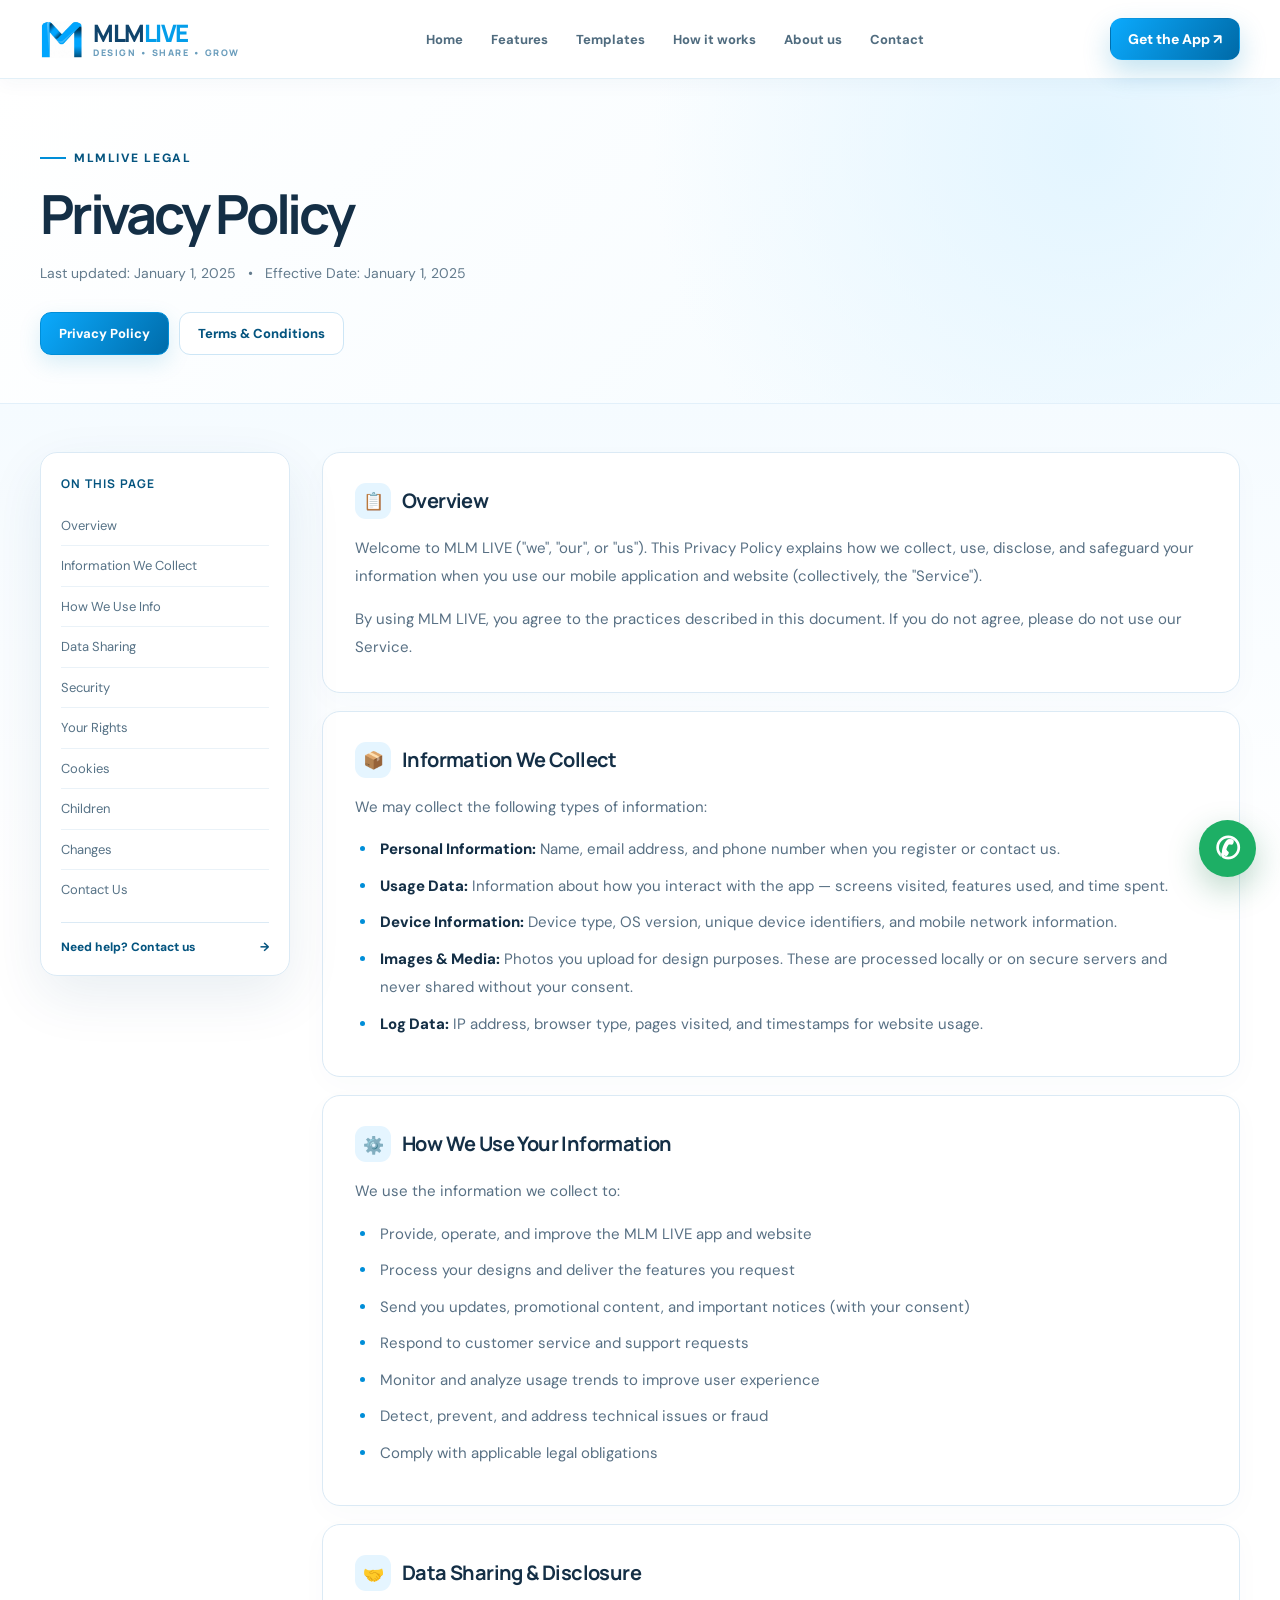
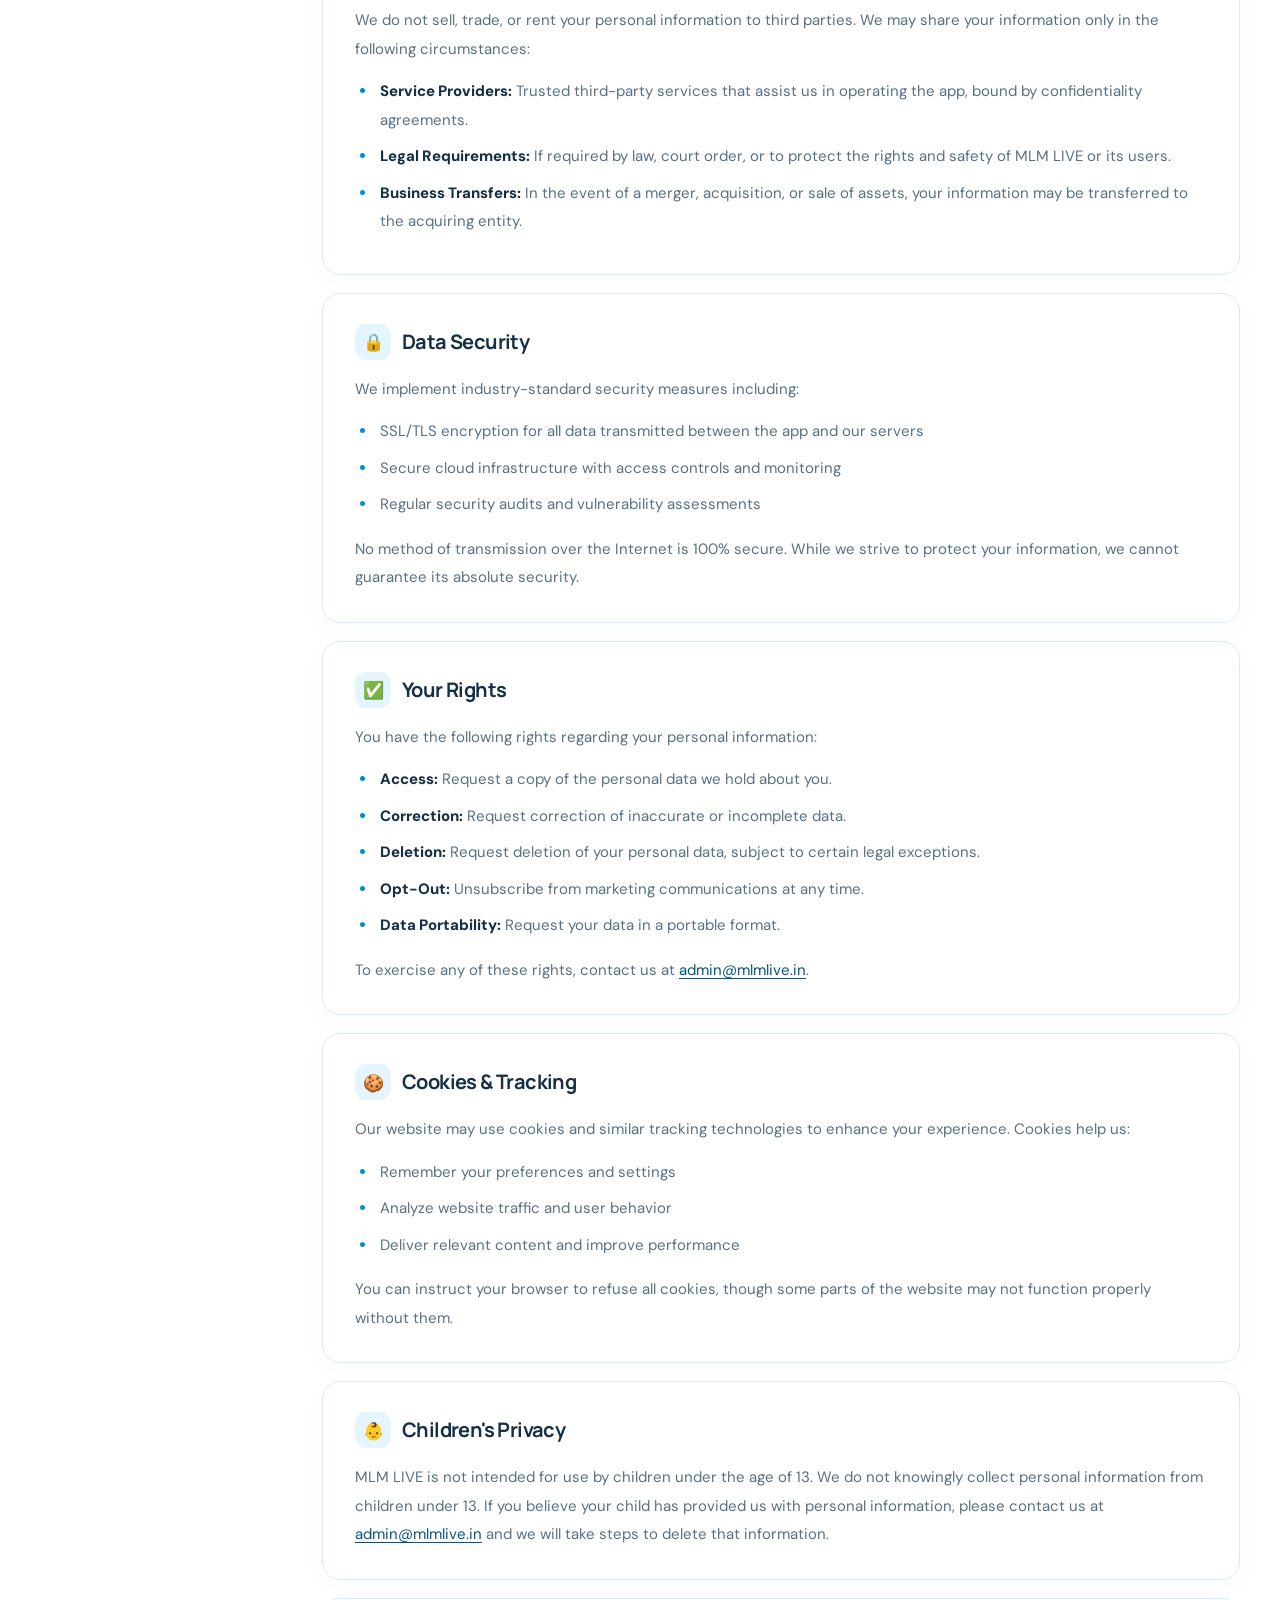
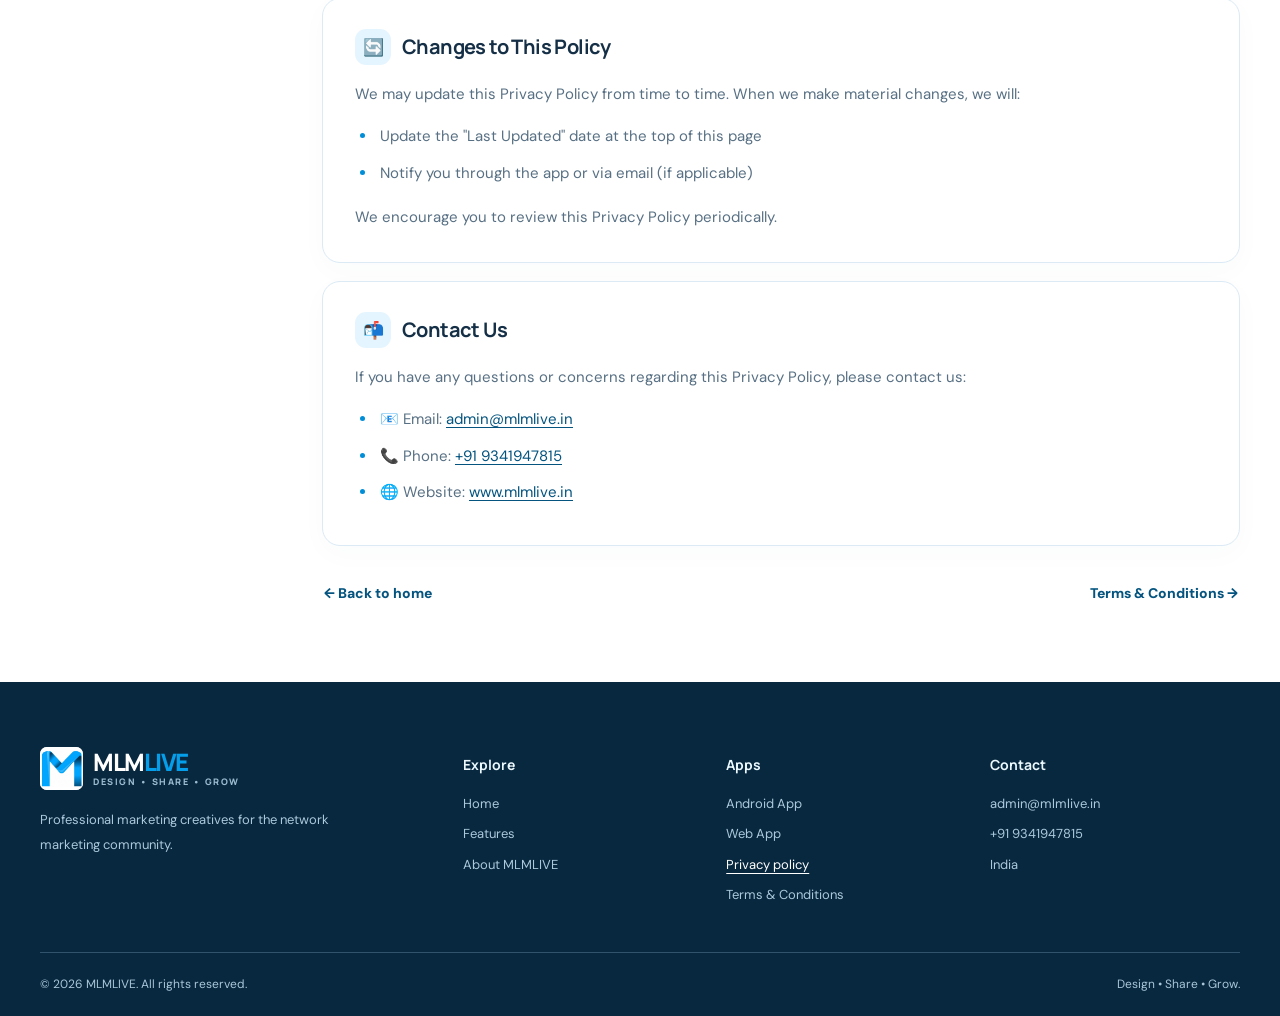
<file: Privacy.html>
<!DOCTYPE html>
<html lang="en">
<head>
  <meta charset="utf-8">
  <meta name="viewport" content="width=device-width,initial-scale=1">
  <meta name="theme-color" content="#008ed8">
  <title>Privacy Policy — MLMLIVE</title>
  <meta name="description" content="Read the MLMLIVE Privacy Policy, including information collection, data use, security, and your rights.">
  <link rel="canonical" href="https://mlmlive.in/Privacy.html">
  <link rel="icon" type="image/png" href="assets/favicon.png">
  <link rel="preconnect" href="https://fonts.googleapis.com">
  <link rel="preconnect" href="https://fonts.gstatic.com" crossorigin>
  <link href="https://fonts.googleapis.com/css2?family=DM+Sans:wght@400;500;600;700;800&amp;family=Manrope:wght@400;500;600;700;800&amp;display=swap" rel="stylesheet">
  <link rel="stylesheet" href="style.css">
  <link rel="stylesheet" href="legal.css">
  <script defer src="script.js"></script>
</head>
<body class="legal-page">
<header class="nav-shell"><div class="container nav-container"><a class="brand" href="index.html"><img class="brand-mark" src="assets/mlmlive-mark.png" alt=""><span class="brand-name">MLM<span>LIVE</span><small>DESIGN • SHARE • GROW</small></span></a><nav class="nav-links" data-nav aria-label="Main navigation"><a href="index.html">Home</a><a href="index.html#features">Features</a><a href="index.html#templates">Templates</a><a href="index.html#how">How it works</a><a href="About.html">About us</a><a href="Contact.html">Contact</a></nav><div class="nav-actions"><a class="btn btn-red" href="https://play.google.com/store/apps/details?id=com.mlmbooster.mlmbooster" target="_blank" rel="noopener">Get the App ↗</a><button type="button" class="mobile-toggle" data-menu-toggle aria-label="Open menu" aria-expanded="false">☰</button></div></div></header>
<main id="main-content">
  <section class="subhero legal-hero" aria-labelledby="page-title">
    <div class="container">
      <div class="eyebrow">MLMLIVE LEGAL</div>
      <h1 id="page-title">Privacy Policy</h1>
      <p class="legal-date">Last updated: January 1, 2025 <span aria-hidden="true">•</span> Effective Date: January 1, 2025</p>
      <nav class="legal-tabs" aria-label="Legal pages">
        <a href="Privacy.html" aria-current="page">Privacy Policy</a>
        <a href="term.html">Terms &amp; Conditions</a>
      </nav>
    </div>
  </section>
  <section class="section legal-section" aria-label="Privacy Policy details">
    <div class="container legal-layout">
      <aside class="legal-sidebar">
        <nav class="legal-toc" aria-labelledby="contents-title">
          <h2 id="contents-title">On this page</h2>
          <a href="#overview">Overview</a><a href="#info">Information We Collect</a><a href="#use">How We Use Info</a><a href="#share">Data Sharing</a><a href="#sec">Security</a><a href="#rights">Your Rights</a><a href="#cookies">Cookies</a><a href="#children">Children</a><a href="#changes">Changes</a><a href="#contact">Contact Us</a>
        </nav>
        <a class="legal-help" href="Contact.html">Need help? Contact us <span aria-hidden="true">→</span></a>
      </aside>
      <div class="legal-content">
<section class="legal-card" id="overview">
      <h2><span class="si" aria-hidden="true">📋</span>Overview</h2>
      <p>Welcome to MLM LIVE ("we", "our", or "us"). This Privacy Policy explains how we collect, use, disclose, and safeguard your information when you use our mobile application and website (collectively, the "Service").</p>
      <p>By using MLM LIVE, you agree to the practices described in this document. If you do not agree, please do not use our Service.</p>
    </section>

    
<section class="legal-card" id="info">
      <h2><span class="si" aria-hidden="true">📦</span>Information We Collect</h2>
      <p>We may collect the following types of information:</p>
      <ul>
        <li><strong>Personal Information:</strong> Name, email address, and phone number when you register or contact us.</li>
        <li><strong>Usage Data:</strong> Information about how you interact with the app — screens visited, features used, and time spent.</li>
        <li><strong>Device Information:</strong> Device type, OS version, unique device identifiers, and mobile network information.</li>
        <li><strong>Images &amp; Media:</strong> Photos you upload for design purposes. These are processed locally or on secure servers and never shared without your consent.</li>
        <li><strong>Log Data:</strong> IP address, browser type, pages visited, and timestamps for website usage.</li>
      </ul>
    </section>

    
<section class="legal-card" id="use">
      <h2><span class="si" aria-hidden="true">⚙️</span>How We Use Your Information</h2>
      <p>We use the information we collect to:</p>
      <ul>
        <li>Provide, operate, and improve the MLM LIVE app and website</li>
        <li>Process your designs and deliver the features you request</li>
        <li>Send you updates, promotional content, and important notices (with your consent)</li>
        <li>Respond to customer service and support requests</li>
        <li>Monitor and analyze usage trends to improve user experience</li>
        <li>Detect, prevent, and address technical issues or fraud</li>
        <li>Comply with applicable legal obligations</li>
      </ul>
    </section>

    
<section class="legal-card" id="share">
      <h2><span class="si" aria-hidden="true">🤝</span>Data Sharing &amp; Disclosure</h2>
      <p>We do not sell, trade, or rent your personal information to third parties. We may share your information only in the following circumstances:</p>
      <ul>
        <li><strong>Service Providers:</strong> Trusted third-party services that assist us in operating the app, bound by confidentiality agreements.</li>
        <li><strong>Legal Requirements:</strong> If required by law, court order, or to protect the rights and safety of MLM LIVE or its users.</li>
        <li><strong>Business Transfers:</strong> In the event of a merger, acquisition, or sale of assets, your information may be transferred to the acquiring entity.</li>
      </ul>
    </section>

    
<section class="legal-card" id="sec">
      <h2><span class="si" aria-hidden="true">🔒</span>Data Security</h2>
      <p>We implement industry-standard security measures including:</p>
      <ul>
        <li>SSL/TLS encryption for all data transmitted between the app and our servers</li>
        <li>Secure cloud infrastructure with access controls and monitoring</li>
        <li>Regular security audits and vulnerability assessments</li>
      </ul>
      <p>No method of transmission over the Internet is 100% secure. While we strive to protect your information, we cannot guarantee its absolute security.</p>
    </section>

    
<section class="legal-card" id="rights">
      <h2><span class="si" aria-hidden="true">✅</span>Your Rights</h2>
      <p>You have the following rights regarding your personal information:</p>
      <ul>
        <li><strong>Access:</strong> Request a copy of the personal data we hold about you.</li>
        <li><strong>Correction:</strong> Request correction of inaccurate or incomplete data.</li>
        <li><strong>Deletion:</strong> Request deletion of your personal data, subject to certain legal exceptions.</li>
        <li><strong>Opt-Out:</strong> Unsubscribe from marketing communications at any time.</li>
        <li><strong>Data Portability:</strong> Request your data in a portable format.</li>
      </ul>
      <p>To exercise any of these rights, contact us at <a href="mailto:admin@mlmlive.in">admin@mlmlive.in</a>.</p>
    </section>

    
<section class="legal-card" id="cookies">
      <h2><span class="si" aria-hidden="true">🍪</span>Cookies &amp; Tracking</h2>
      <p>Our website may use cookies and similar tracking technologies to enhance your experience. Cookies help us:</p>
      <ul>
        <li>Remember your preferences and settings</li>
        <li>Analyze website traffic and user behavior</li>
        <li>Deliver relevant content and improve performance</li>
      </ul>
      <p>You can instruct your browser to refuse all cookies, though some parts of the website may not function properly without them.</p>
    </section>

    
<section class="legal-card" id="children">
      <h2><span class="si" aria-hidden="true">👶</span>Children's Privacy</h2>
      <p>MLM LIVE is not intended for use by children under the age of 13. We do not knowingly collect personal information from children under 13. If you believe your child has provided us with personal information, please contact us at <a href="mailto:admin@mlmlive.in">admin@mlmlive.in</a> and we will take steps to delete that information.</p>
    </section>

    
<section class="legal-card" id="changes">
      <h2><span class="si" aria-hidden="true">🔄</span>Changes to This Policy</h2>
      <p>We may update this Privacy Policy from time to time. When we make material changes, we will:</p>
      <ul>
        <li>Update the "Last Updated" date at the top of this page</li>
        <li>Notify you through the app or via email (if applicable)</li>
      </ul>
      <p>We encourage you to review this Privacy Policy periodically.</p>
    </section>

    
<section class="legal-card" id="contact">
      <h2><span class="si" aria-hidden="true">📬</span>Contact Us</h2>
      <p>If you have any questions or concerns regarding this Privacy Policy, please contact us:</p>
      <ul>
        <li>📧 Email: <a href="mailto:admin@mlmlive.in">admin@mlmlive.in</a></li>
        <li>📞 Phone: <a href="tel:+919341947815">+91 9341947815</a></li>
        <li>🌐 Website: <a href="https://www.mlmlive.in" target="_blank" rel="noopener">www.mlmlive.in</a></li>
       
      </ul>
    </section>
  
        <div class="legal-next"><a href="index.html">← Back to home</a><a href="term.html">Terms &amp; Conditions →</a></div>
      </div>
    </div>
  </section>
</main>
<footer class="footer"><div class="container"><div class="footer-grid"><div><a class="brand" href="index.html"><img class="brand-mark" src="assets/mlmlive-mark.png" alt=""><span class="brand-name">MLM<span>LIVE</span><small>DESIGN • SHARE • GROW</small></span></a><p class="footer-desc">Professional marketing creatives for the network marketing community.</p></div><div><h4>Explore</h4><div class="footer-links"><a href="index.html">Home</a><a href="index.html#features">Features</a><a href="About.html">About MLMLIVE</a></div></div><div><h4>Apps</h4><div class="footer-links"><a href="https://play.google.com/store/apps/details?id=com.mlmbooster.mlmbooster" target="_blank" rel="noopener">Android App</a><a href="https://app.mlmlive.in/" target="_blank" rel="noopener">Web App</a><a href="Privacy.html" aria-current="page">Privacy policy</a><a href="term.html">Terms &amp; Conditions</a></div></div><div><h4>Contact</h4><div class="footer-links"><a href="mailto:admin@mlmlive.in">admin@mlmlive.in</a><a href="tel:+919341947815">+91 9341947815</a><span>India</span></div></div></div><div class="footer-bottom"><span>© <span data-current-year>2026</span> MLMLIVE. All rights reserved.</span><span>Design • Share • Grow.</span></div></div></footer>
<a href="https://wa.me/919229885383?text=Hello%20MLMLIVE%20team" target="_blank" rel="noopener" class="wa-float" aria-label="WhatsApp MLMLIVE support">✆</a>
</body>
</html>
</file>
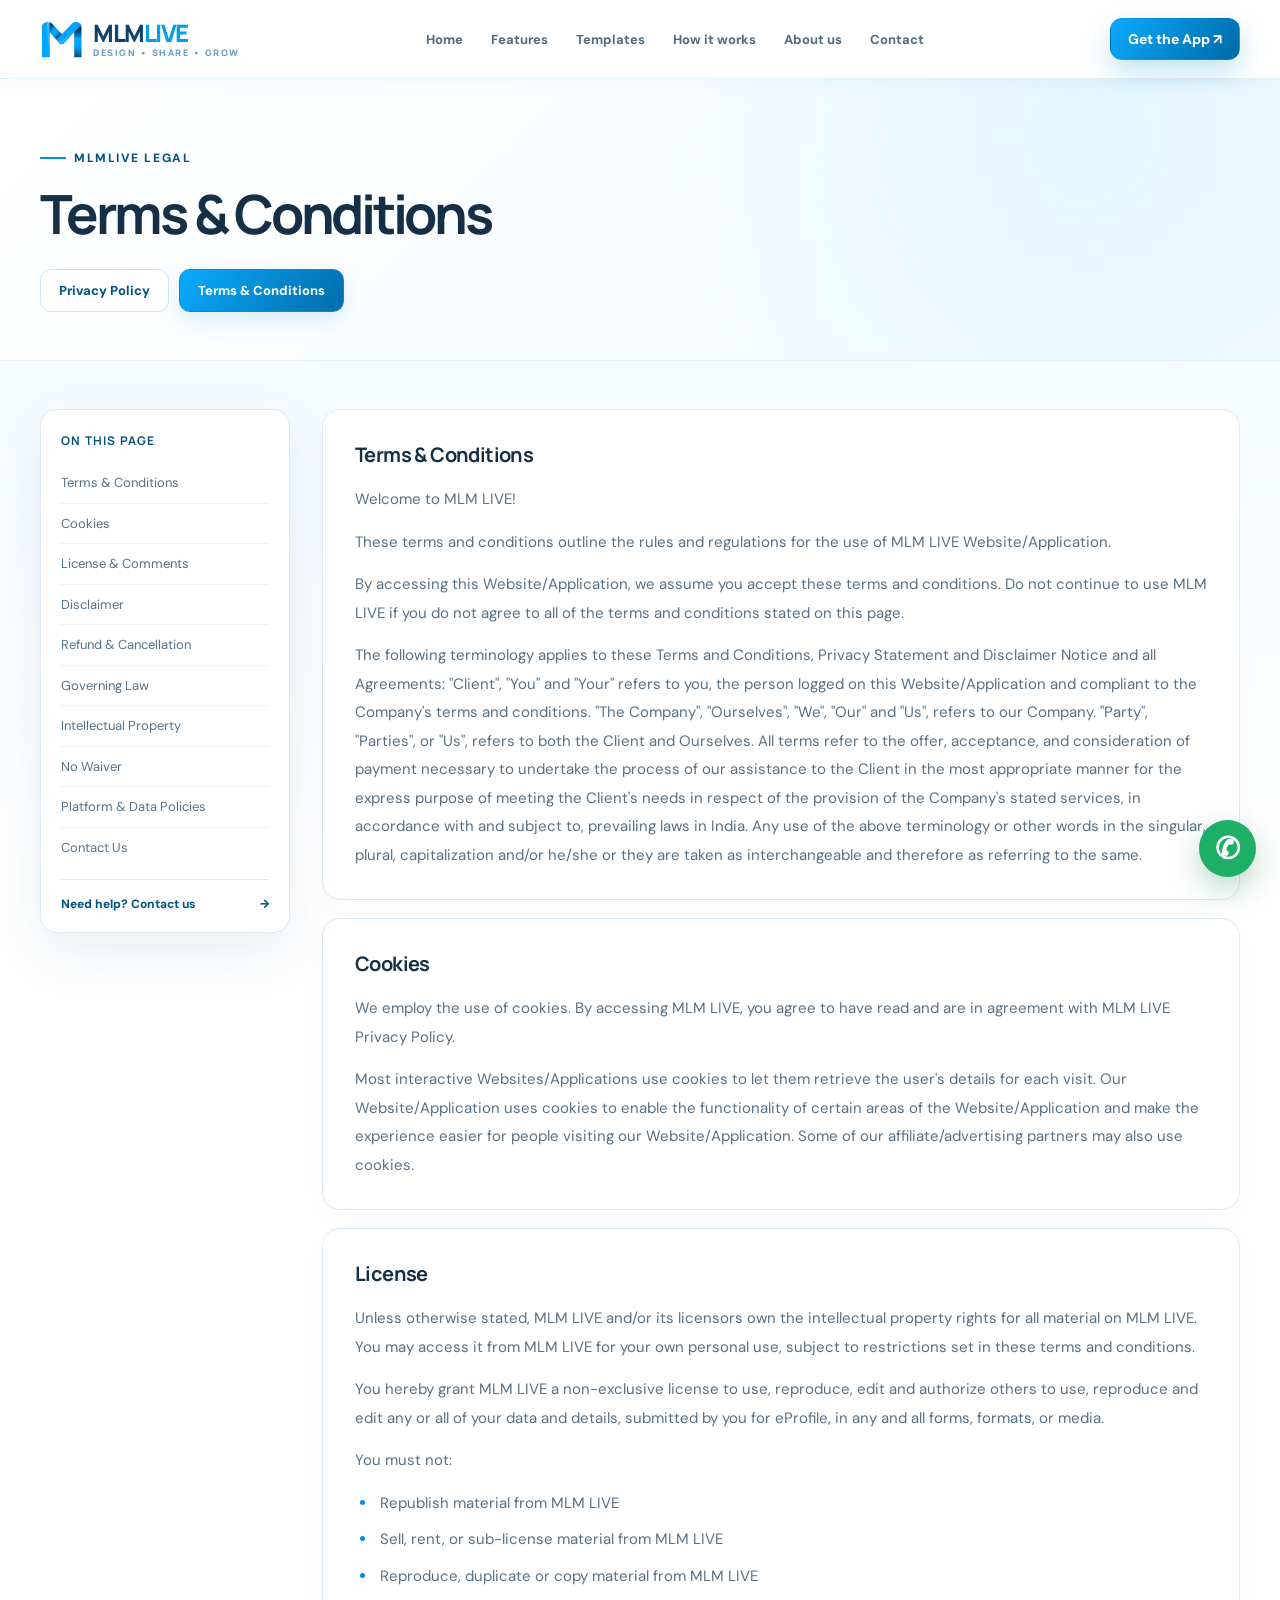
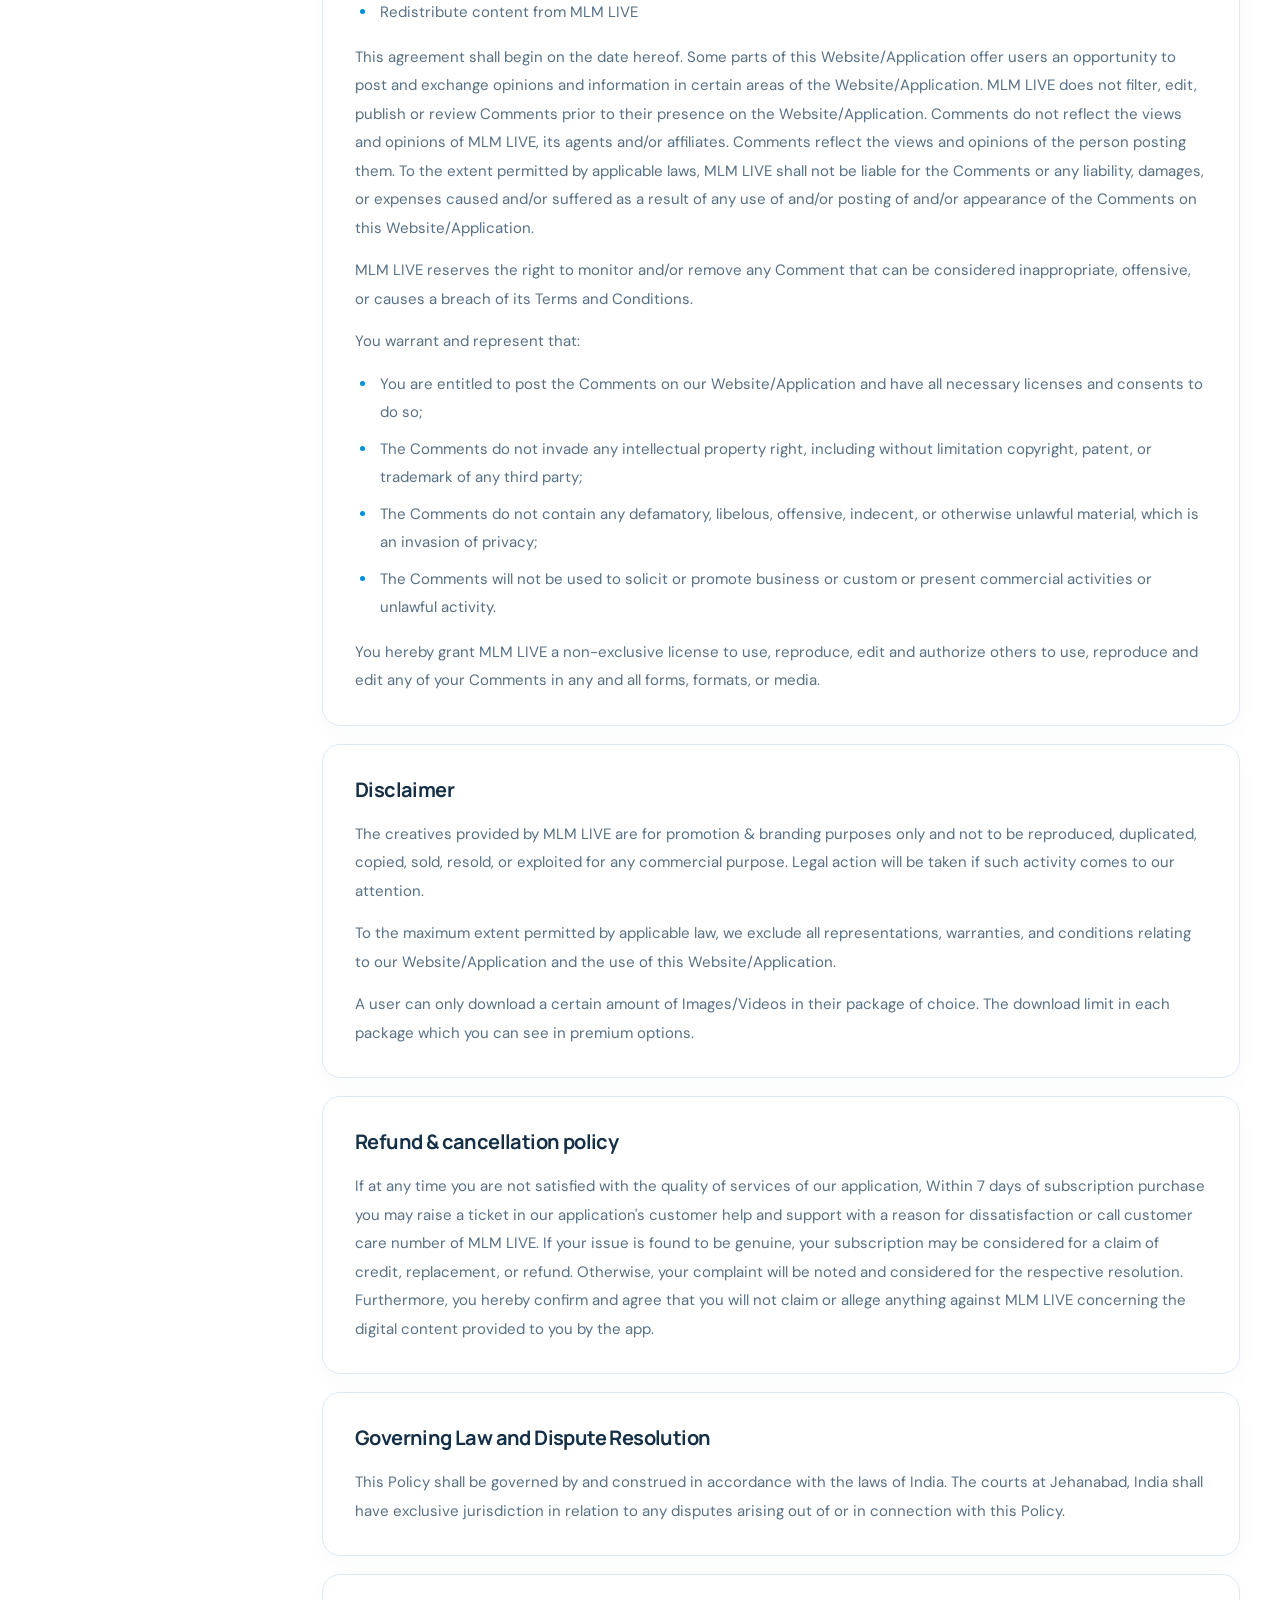
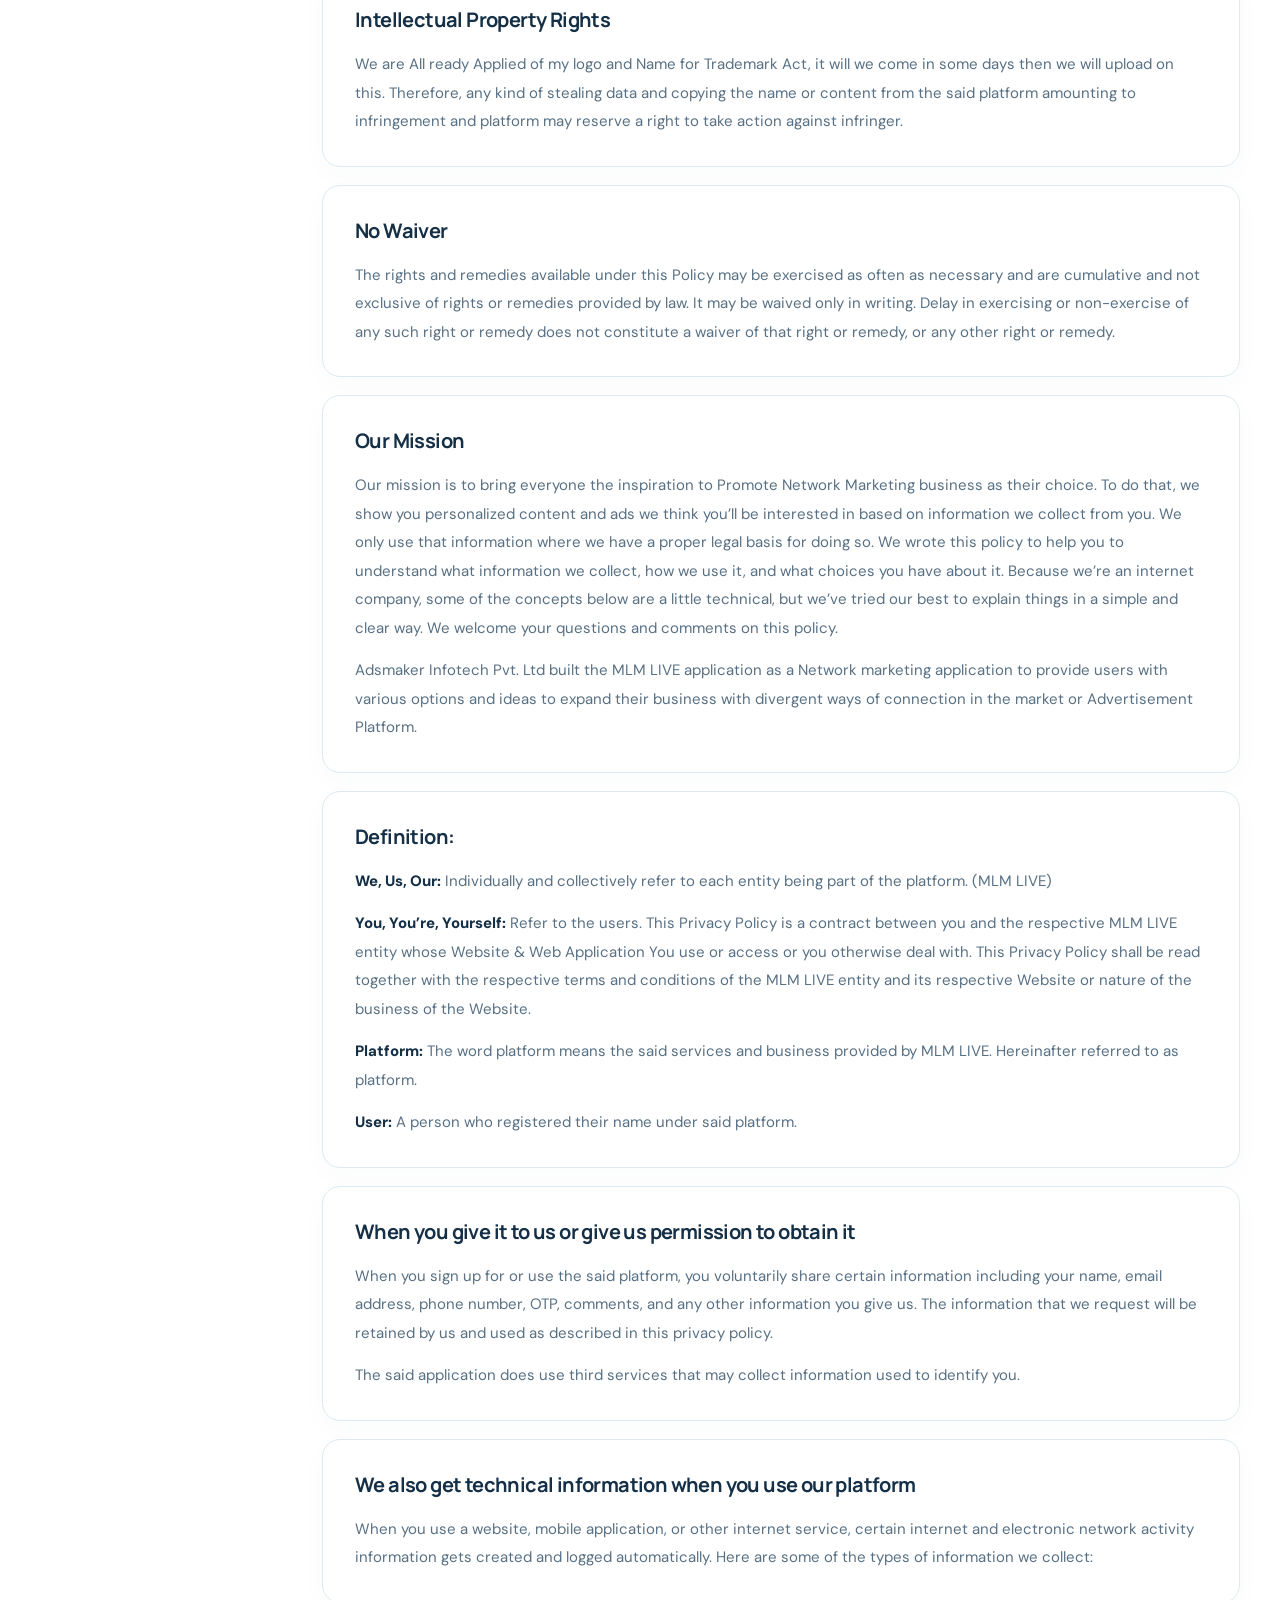
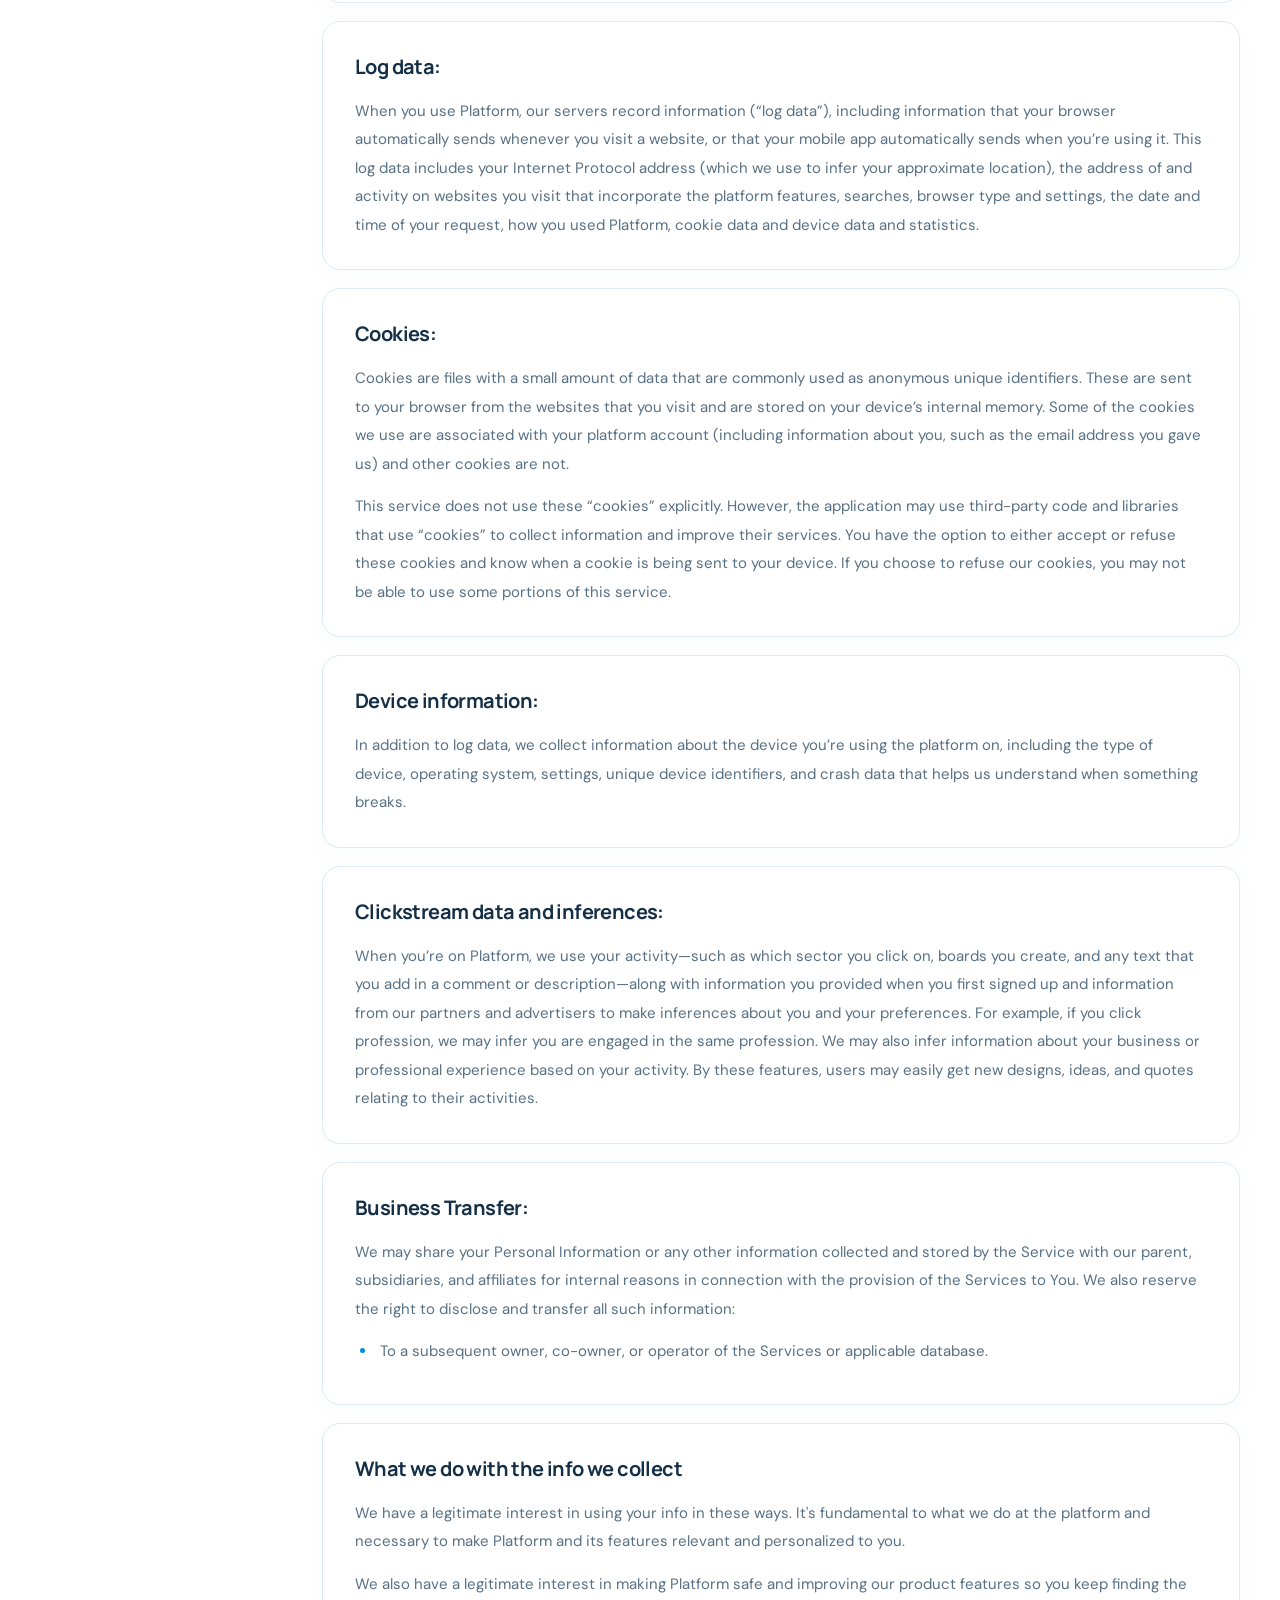
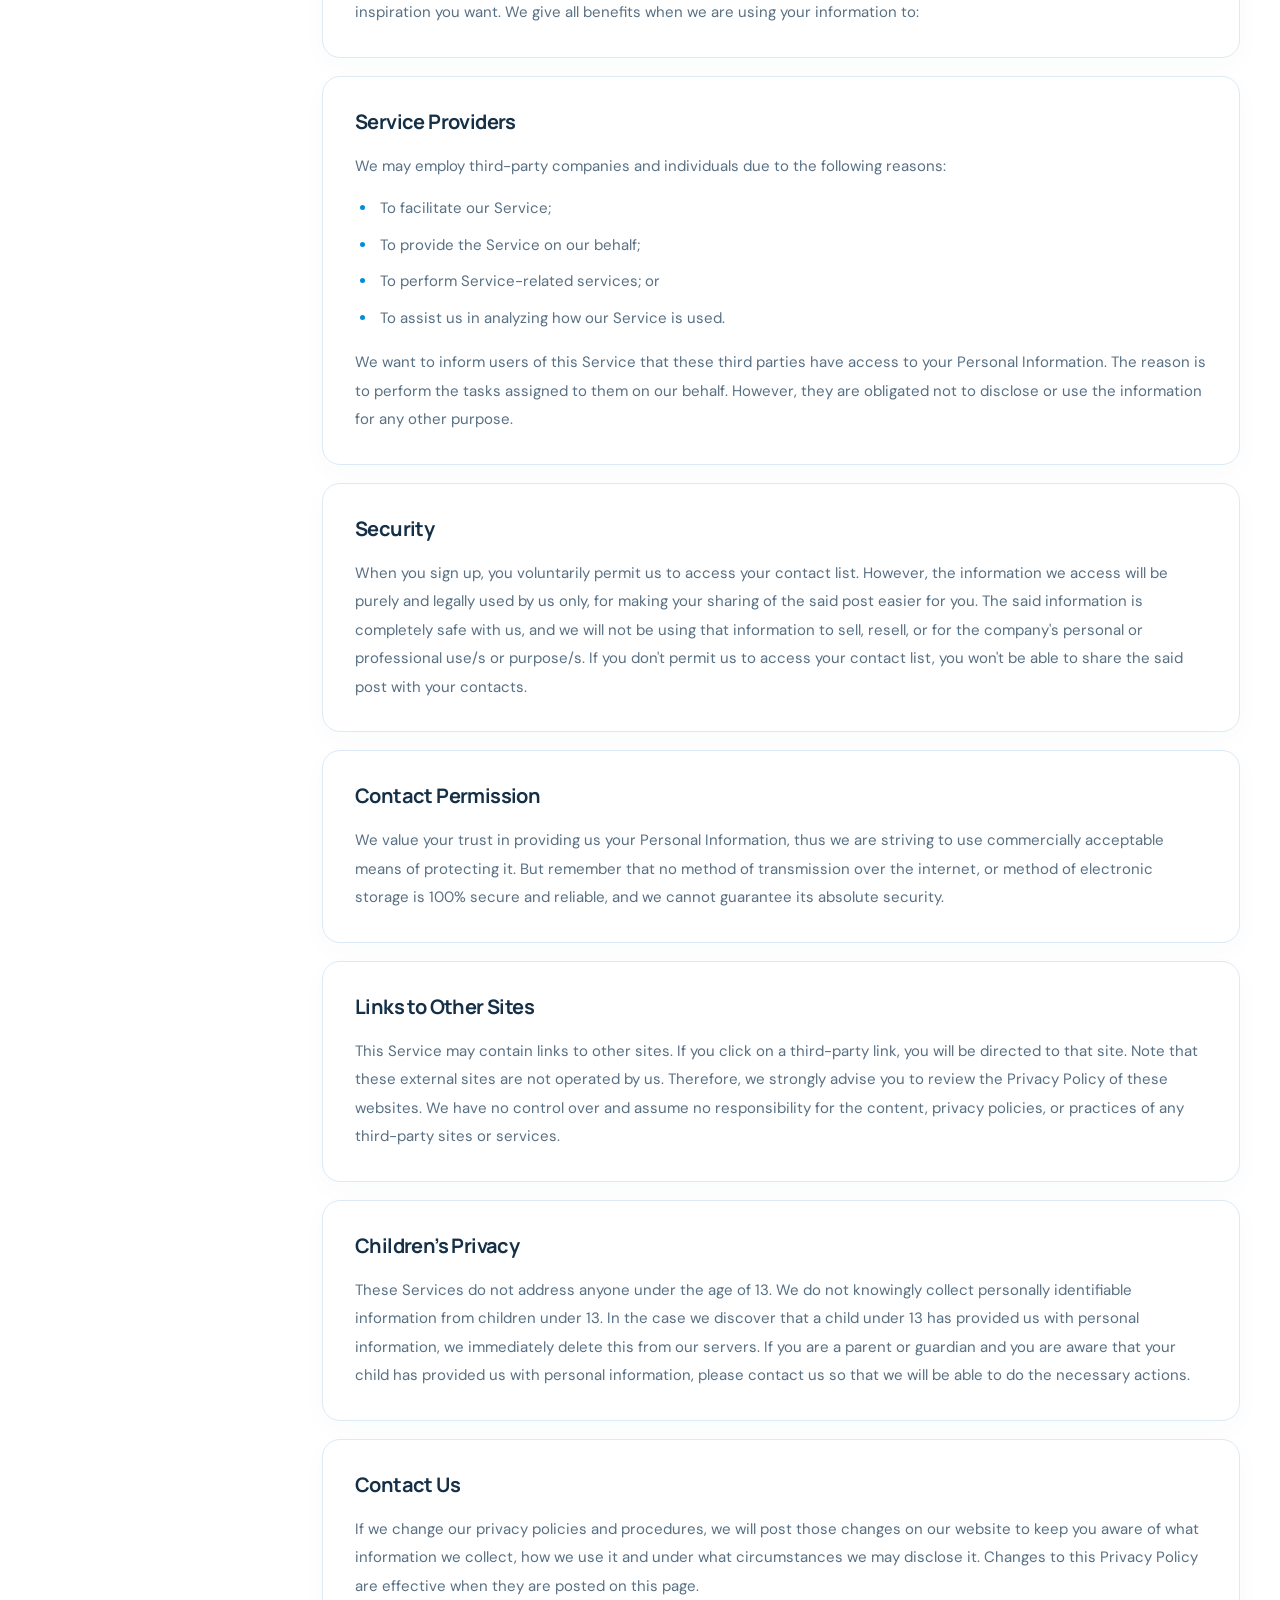
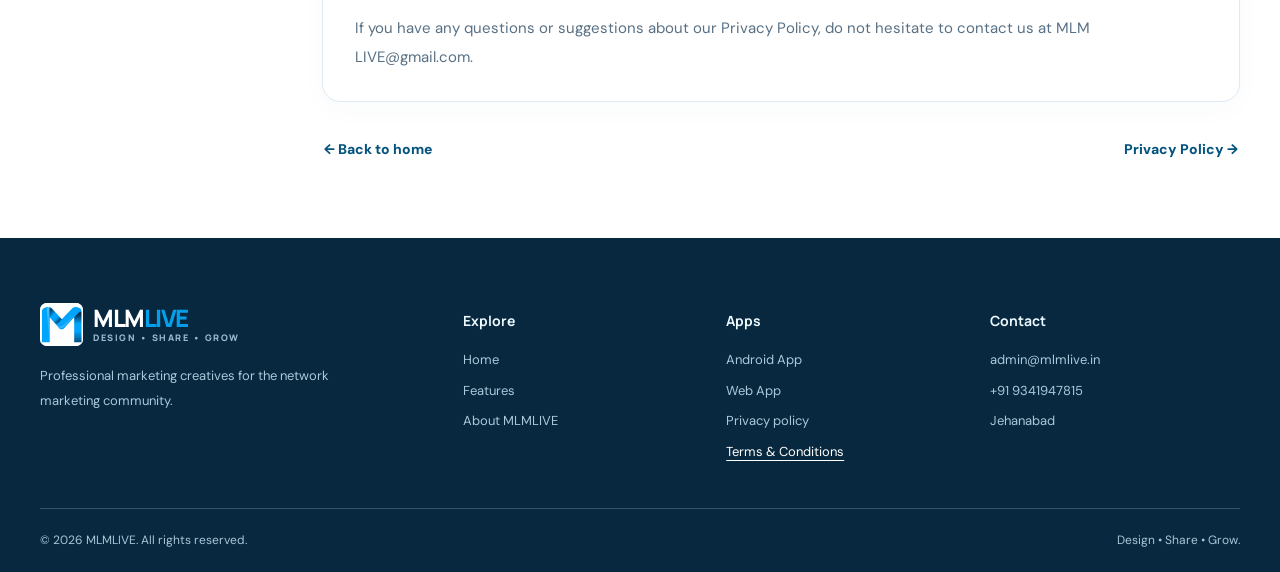
<file: term.html>
<!DOCTYPE html>
<html lang="en">
<head>
  <meta charset="utf-8">
  <meta name="viewport" content="width=device-width,initial-scale=1">
  <meta name="theme-color" content="#008ed8">
  <title>Terms &amp; Conditions — MLMLIVE</title>
  <meta name="description" content="Read the MLMLIVE Terms and Conditions, including usage rules, license, refunds, and other platform policies.">
  <link rel="canonical" href="https://mlmlive.in/term.html">
  <link rel="icon" type="image/png" href="assets/favicon.png">
  <link rel="preconnect" href="https://fonts.googleapis.com">
  <link rel="preconnect" href="https://fonts.gstatic.com" crossorigin>
  <link href="https://fonts.googleapis.com/css2?family=DM+Sans:wght@400;500;600;700;800&amp;family=Manrope:wght@400;500;600;700;800&amp;display=swap" rel="stylesheet">
  <link rel="stylesheet" href="style.css">
  <link rel="stylesheet" href="legal.css">
  <script defer src="script.js"></script>
</head>
<body class="legal-page">
<header class="nav-shell"><div class="container nav-container"><a class="brand" href="index.html"><img class="brand-mark" src="assets/mlmlive-mark.png" alt=""><span class="brand-name">MLM<span>LIVE</span><small>DESIGN • SHARE • GROW</small></span></a><nav class="nav-links" data-nav aria-label="Main navigation"><a href="index.html">Home</a><a href="index.html#features">Features</a><a href="index.html#templates">Templates</a><a href="index.html#how">How it works</a><a href="About.html">About us</a><a href="Contact.html">Contact</a></nav><div class="nav-actions"><a class="btn btn-red" href="https://play.google.com/store/apps/details?id=com.mlmbooster.mlmbooster" target="_blank" rel="noopener">Get the App ↗</a><button type="button" class="mobile-toggle" data-menu-toggle aria-label="Open menu" aria-expanded="false">☰</button></div></div></header>
<main id="main-content">
  <section class="subhero legal-hero" aria-labelledby="page-title">
    <div class="container">
      <div class="eyebrow">MLMLIVE LEGAL</div>
      <h1 id="page-title">Terms &amp; Conditions</h1>
      
      <nav class="legal-tabs" aria-label="Legal pages">
        <a href="Privacy.html">Privacy Policy</a>
        <a href="term.html" aria-current="page">Terms &amp; Conditions</a>
      </nav>
    </div>
  </section>
  <section class="section legal-section" aria-label="Terms &amp; Conditions details">
    <div class="container legal-layout">
      <aside class="legal-sidebar">
        <nav class="legal-toc" aria-labelledby="contents-title">
          <h2 id="contents-title">On this page</h2>
          <a href="#terms-conditions">Terms &amp; Conditions</a><a href="#cookies">Cookies</a><a href="#license">License &amp; Comments</a><a href="#disclaimer">Disclaimer</a><a href="#refund-cancellation-policy">Refund &amp; Cancellation</a><a href="#governing-law-and-dispute-resolution">Governing Law</a><a href="#intellectual-property-rights">Intellectual Property</a><a href="#no-waiver">No Waiver</a><a href="#our-mission">Platform &amp; Data Policies</a><a href="#contact-us">Contact Us</a>
        </nav>
        <a class="legal-help" href="Contact.html">Need help? Contact us <span aria-hidden="true">→</span></a>
      </aside>
      <div class="legal-content">
<section class="legal-card" id="terms-conditions">
<h2>Terms &amp; Conditions</h2>
<p>Welcome to MLM LIVE!</p>
                <p>These terms and conditions outline the rules and regulations for the use of MLM LIVE Website/Application.</p>
                <p>By accessing this Website/Application, we assume you accept these terms and conditions. Do not continue to use MLM LIVE if you do not agree to all of the terms and conditions stated on this page.</p>
              
                <p>The following terminology applies to these Terms and Conditions, Privacy Statement and Disclaimer Notice and all Agreements: "Client", "You" and "Your" refers to you, the person logged on this Website/Application and compliant to the Company's terms and conditions. "The Company", "Ourselves", "We", "Our" and "Us", refers to our Company. "Party", "Parties", or "Us", refers to both the Client and Ourselves. All terms refer to the offer, acceptance, and consideration of payment necessary to undertake the process of our assistance to the Client in the most appropriate manner for the express purpose of meeting the Client's needs in respect of the provision of the Company's stated services, in accordance with and subject to, prevailing laws in India. Any use of the above terminology or other words in the singular, plural, capitalization and/or he/she or they are taken as interchangeable and therefore as referring to the same.</p>
</section>
<section class="legal-card" id="cookies">
<h2>Cookies</h2>
<p>We employ the use of cookies. By accessing MLM LIVE, you agree to have read and are in agreement with MLM LIVE Privacy Policy.</p>
                <p>Most interactive Websites/Applications use cookies to let them retrieve the user's details for each visit. Our Website/Application uses cookies to enable the functionality of certain areas of the Website/Application and make the experience easier for people visiting our Website/Application. Some of our affiliate/advertising partners may also use cookies.</p>
</section>
<section class="legal-card" id="license">
<h2>License</h2>
<p>Unless otherwise stated, MLM LIVE and/or its licensors own the intellectual property rights for all material on MLM LIVE. You may access it from MLM LIVE for your own personal use, subject to restrictions set in these terms and conditions.</p>
                <p>You hereby grant MLM LIVE a non-exclusive license to use, reproduce, edit and authorize others to use, reproduce and edit any or all of your data and details, submitted by you for eProfile, in any and all forms, formats, or media.</p>
                <p>You must not:</p>
                <ul>
                  <li>
              
              Republish material from MLM LIVE</li>
                  <li>Sell, rent, or sub-license material from MLM LIVE</li>
                  <li>Reproduce, duplicate or copy material from MLM LIVE</li>
                  <li>Redistribute content from MLM LIVE</li>
                </ul>
              
                <p>This agreement shall begin on the date hereof. Some parts of this Website/Application offer users an opportunity to post and exchange opinions and information in certain areas of the Website/Application. MLM LIVE does not filter, edit, publish or review Comments prior to their presence on the Website/Application. Comments do not reflect the views and opinions of MLM LIVE, its agents and/or affiliates. Comments reflect the views and opinions of the person posting them. To the extent permitted by applicable laws, MLM LIVE shall not be liable for the Comments or any liability, damages, or expenses caused and/or suffered as a result of any use of and/or posting of and/or appearance of the Comments on this Website/Application.</p>
                <p>MLM LIVE reserves the right to monitor and/or remove any Comment that can be considered inappropriate, offensive, or causes a breach of its Terms and Conditions.</p>
                <p>You warrant and represent that:</p>
                <ul>
                  <li>You are entitled to post the Comments on our Website/Application and have all necessary licenses and consents to do so;</li>
                  <li>The Comments do not invade any intellectual property right, including without limitation copyright, patent, or trademark of any third party;</li>
                  <li>The Comments do not contain any defamatory, libelous, offensive, indecent, or otherwise unlawful material, which is an invasion of privacy;</li>
                  <li>The Comments will not be used to solicit or promote business or custom or present commercial activities or unlawful activity.</li>
                </ul>
                <p>You hereby grant MLM LIVE a non-exclusive license to use, reproduce, edit and authorize others to use, reproduce and edit any of your Comments in any and all forms, formats, or media.</p>
</section>
<section class="legal-card" id="disclaimer">
<h2>Disclaimer</h2>
<p>The creatives provided by MLM LIVE are for promotion & branding purposes only and not to be reproduced, duplicated, copied, sold, resold, or exploited for any commercial purpose. Legal action will be taken if such activity comes to our attention.</p>
                <p>To the maximum extent permitted by applicable law, we exclude all representations, warranties, and conditions relating to our Website/Application and the use of this Website/Application.</p>
                <p>A user can only download a certain amount of Images/Videos in their package of choice. The download limit in each package which you can see in premium options.</p>
</section>
<section class="legal-card" id="refund-cancellation-policy">
<h2>Refund &amp; cancellation policy</h2>
<p>If at any time you are not satisfied with the quality of services of our application, Within 7 days of subscription purchase you may raise a ticket in our application's customer help and support with a reason for dissatisfaction or call customer care number of MLM LIVE. If your issue is found to be genuine, your subscription may be considered for a claim of credit, replacement, or refund. Otherwise, your complaint will be noted and considered for the respective resolution. Furthermore, you hereby confirm and agree that you will not claim or allege anything against MLM LIVE concerning the digital content provided to you by the app.</p>
</section>
<section class="legal-card" id="governing-law-and-dispute-resolution">
<h2>Governing Law and Dispute Resolution</h2>
<p>This Policy shall be governed by and construed in accordance with the laws of India. The courts at Jehanabad, India shall have exclusive jurisdiction in relation to any disputes arising out of or in connection with this Policy.</p>
</section>
<section class="legal-card" id="intellectual-property-rights">
<h2>Intellectual Property Rights</h2>
<p>We are All ready Applied of my logo and Name for Trademark Act, it will we come in some days then we will upload on this. Therefore, any kind of stealing data and copying the name or content from the said platform amounting to infringement and platform may reserve a right to take action against infringer.</p>
</section>
<section class="legal-card" id="no-waiver">
<h2>No Waiver</h2>
<p>The rights and remedies available under this Policy may be exercised as often as necessary and are cumulative and not exclusive of rights or remedies provided by law. It may be waived only in writing. Delay in exercising or non-exercise of any such right or remedy does not constitute a waiver of that right or remedy, or any other right or remedy.</p>
</section>
<section class="legal-card" id="our-mission">
<h2>Our Mission</h2>
<p>Our mission is to bring everyone the inspiration to Promote Network Marketing business as their choice. To do that, we show you personalized content and ads we think you’ll be interested in based on information we collect from you. We only use that information where we have a proper legal basis for doing so. We wrote this policy to help you to understand what information we collect, how we use it, and what choices you have about it. Because we’re an internet company, some of the concepts below are a little technical, but we’ve tried our best to explain things in a simple and clear way. We welcome your questions and comments on this policy.</p>
              
                <p>Adsmaker Infotech Pvt. Ltd built the MLM LIVE application as a Network marketing application to provide users with various options and ideas to expand their business with divergent ways of connection in the market or Advertisement Platform.</p>
</section>
<section class="legal-card" id="definition">
<h2>Definition:</h2>
<p><strong>We, Us, Our:</strong> Individually and collectively refer to each entity being part of the platform. (MLM LIVE)</p>
                <p><strong>You, You’re, Yourself:</strong> Refer to the users. This Privacy Policy is a contract between you and the respective MLM LIVE entity whose Website & Web Application You use or access or you otherwise deal with. This Privacy Policy shall be read together with the respective terms and conditions of the MLM LIVE entity and its respective Website or nature of the business of the Website.</p>
                <p><strong>Platform:</strong> The word platform means the said services and business provided by MLM LIVE. Hereinafter referred to as platform.</p>
                <p><strong>User:</strong> A person who registered their name under said platform.</p>
</section>
<section class="legal-card" id="when-you-give-it-to-us-or-give-us-permission-to-obtain-it">
<h2>When you give it to us or give us permission to obtain it</h2>
<p>When you sign up for or use the said platform, you voluntarily share certain information including your name, email address, phone number, OTP, comments, and any other information you give us. The information that we request will be retained by us and used as described in this privacy policy.</p>
                <p>The said application does use third services that may collect information used to identify you.</p>
</section>
<section class="legal-card" id="we-also-get-technical-information-when-you-use-our-platform">
<h2>We also get technical information when you use our platform</h2>
<p>When you use a website, mobile application, or other internet service, certain internet and electronic network activity information gets created and logged automatically. Here are some of the types of information we collect:</p>
</section>
<section class="legal-card" id="log-data">
<h2>Log data:</h2>
<p>When you use Platform, our servers record information (“log data”), including information that your browser automatically sends whenever you visit a website, or that your mobile app automatically sends when you’re using it. This log data includes your Internet Protocol address (which we use to infer your approximate location), the address of and activity on websites you visit that incorporate the platform features, searches, browser type and settings, the date and time of your request, how you used Platform, cookie data and device data and statistics.</p>
</section>
<section class="legal-card" id="platform-cookies">
<h2>Cookies:</h2>
<p>Cookies are files with a small amount of data that are commonly used as anonymous unique identifiers. These are sent to your browser from the websites that you visit and are stored on your device’s internal memory. Some of the cookies we use are associated with your platform account (including information about you, such as the email address you gave us) and other cookies are not.</p>
                <p>This service does
              
              not use these “cookies” explicitly. However, the application may use third-party code and libraries that use “cookies” to collect information and improve their services. You have the option to either accept or refuse these cookies and know when a cookie is being sent to your device. If you choose to refuse our cookies, you may not be able to use some portions of this service.</p>
</section>
<section class="legal-card" id="device-information">
<h2>Device information:</h2>
<p>In addition to log data, we collect information about the device you’re using the platform on, including the type of device, operating system, settings, unique device identifiers, and crash data that helps us understand when something breaks.</p>
</section>
<section class="legal-card" id="clickstream-data-and-inferences">
<h2>Clickstream data and inferences:</h2>
<p>When you’re on Platform, we use your activity—such as which sector you click on, boards you create, and any text that you add in a comment or description—along with information you provided when you first signed up and information from our partners and advertisers to make inferences about you and your preferences. For example, if you click profession, we may infer you are engaged in the same profession. We may also infer information about your business or professional experience based on your activity. By these features, users may easily get new designs, ideas, and quotes relating to their activities.</p>
</section>
<section class="legal-card" id="business-transfer">
<h2>Business Transfer:</h2>
<p>We may share your Personal Information or any other information collected and stored by the Service with our parent, subsidiaries, and affiliates for internal reasons in connection with the provision of the Services to You. We also reserve the right to disclose and transfer all such information:</p>
                <ul>
                  <li>To a subsequent owner, co-owner, or operator of the Services or applicable database.</li>
                </ul>
</section>
<section class="legal-card" id="what-we-do-with-the-info-we-collect">
<h2>What we do with the info we collect</h2>
<p>We have a legitimate interest in using your info in these ways. It's fundamental to what we do at the platform and necessary to make Platform and its features relevant and personalized to you.</p>
                <p>We also have a legitimate interest in making Platform safe and improving our product features so you keep finding the inspiration you want. We give all benefits when we are using your information to:</p>
</section>
<section class="legal-card" id="service-providers">
<h2>Service Providers</h2>
<p>We may employ third-party companies and individuals due to the following reasons:</p>
                <ul>
                  <li>To facilitate our Service;</li>
                  <li>To provide the Service on our behalf;</li>
                  <li>To perform Service-related services; or</li>
                  <li>To assist us in analyzing how our Service is used.</li>
                </ul>
                <p>We want to inform users of this Service that these third parties have access to your Personal Information. The reason is to perform the tasks assigned to them on our behalf. However, they are obligated not to disclose or use the information for any other purpose.</p>
</section>
<section class="legal-card" id="security">
<h2>Security</h2>
<p>When you sign up, you voluntarily permit us to access your contact list. However, the information we access will be purely and legally used by us only, for making your sharing of the said post easier for you. The said information is completely safe with us, and we will not be using that information to sell, resell, or for the company's personal or professional use/s or purpose/s. If you don't permit us to access your contact list, you won't be able to share the said post with your contacts.</p>
</section>
<section class="legal-card" id="contact-permission">
<h2>Contact Permission</h2>
<p>We value your trust in providing us your Personal Information, thus we are striving to use commercially acceptable means of protecting it. But remember that no method of transmission over the internet, or method of electronic storage is 100% secure and reliable, and we cannot guarantee its absolute security.</p>
</section>
<section class="legal-card" id="links-to-other-sites">
<h2>Links to Other Sites</h2>
<p>This Service may contain links to other sites. If you click on a third-party link, you will be directed to that site. Note that these external sites are not operated by us. Therefore, we strongly advise you to review the Privacy Policy of these websites. We have no control over and assume no responsibility for the content, privacy policies, or practices of any third-party sites or services.</p>
</section>
<section class="legal-card" id="children-s-privacy">
<h2>Children’s Privacy</h2>
<p>These Services do not address anyone under the age of 13. We do not knowingly collect personally identifiable information from children under 13. In the case we discover that a child under 13 has provided us with personal information, we immediately delete this from our servers. If you are a parent or guardian and you are aware that your child has provided us with personal information, please contact us so that we will be able to do the necessary actions.</p>
</section>
<section class="legal-card" id="contact-us">
<h2>Contact Us</h2>
<p>If we change our privacy policies and procedures, we will post those changes on our website to keep you aware of what information we collect, how we use it and under what circumstances we may disclose it. Changes to this Privacy Policy are effective when they are posted on this page.</p>
                <p>If you have any questions or suggestions about our Privacy Policy, do not hesitate to contact us at MLM LIVE@gmail.com.</p>
</section>
        <div class="legal-next"><a href="index.html">← Back to home</a><a href="Privacy.html">Privacy Policy →</a></div>
      </div>
    </div>
  </section>
</main>
<footer class="footer"><div class="container"><div class="footer-grid"><div><a class="brand" href="index.html"><img class="brand-mark" src="assets/mlmlive-mark.png" alt=""><span class="brand-name">MLM<span>LIVE</span><small>DESIGN • SHARE • GROW</small></span></a><p class="footer-desc">Professional marketing creatives for the network marketing community.</p></div><div><h4>Explore</h4><div class="footer-links"><a href="index.html">Home</a><a href="index.html#features">Features</a><a href="About.html">About MLMLIVE</a></div></div><div><h4>Apps</h4><div class="footer-links"><a href="https://play.google.com/store/apps/details?id=com.mlmbooster.mlmbooster" target="_blank" rel="noopener">Android App</a><a href="https://app.mlmlive.in/" target="_blank" rel="noopener">Web App</a><a href="Privacy.html">Privacy policy</a><a href="term.html" aria-current="page">Terms &amp; Conditions</a></div></div><div><h4>Contact</h4><div class="footer-links"><a href="mailto:admin@mlmlive.in">admin@mlmlive.in</a><a href="tel:+919341947815">+91 9341947815</a><span>Jehanabad</span></div></div></div><div class="footer-bottom"><span>© <span data-current-year>2026</span> MLMLIVE. All rights reserved.</span><span>Design • Share • Grow.</span></div></div></footer>
<a href="https://wa.me/919229885383?text=Hello%20MLMLIVE%20team" target="_blank" rel="noopener" class="wa-float" aria-label="WhatsApp MLMLIVE support">✆</a>
</body>
</html>
</file>
<file: style.css>
:root{--red:#008ed8;--red-d:#04547f;--rose:#e7f6ff;--peach:#f2faff;--ink:#142b40;--muted:#62798b;--line:#dcecf6;--soft:#f8fcff;--green:#138564;--shadow:0 20px 55px rgba(7,79,130,.10);--shadow-lg:0 42px 100px rgba(3,88,136,.17);--max:1200px}
*{box-sizing:border-box}html{scroll-behavior:smooth;scroll-padding-top:85px}body{margin:0;background:#fff;color:var(--ink);font-family:'DM Sans',Arial,sans-serif;-webkit-font-smoothing:antialiased}h1,h2,h3,h4,.brand-name{font-family:'Manrope',Arial,sans-serif}img{max-width:100%;display:block}a{color:inherit;text-decoration:none}button,input,textarea,select{font:inherit}button{cursor:pointer}button:focus-visible,a:focus-visible,input:focus-visible,textarea:focus-visible{outline:3px solid #55b8eb;outline-offset:3px}::selection{background:#c4e9fb;color:#063d64}.container{width:min(var(--max),calc(100% - 48px));margin-inline:auto}.eyebrow{display:inline-flex;align-items:center;gap:8px;color:var(--red-d);font-size:12px;font-weight:800;letter-spacing:.13em;text-transform:uppercase}.eyebrow::before{content:'';width:26px;height:2px;background:var(--red)}.section{padding:100px 0}.section.soft{background:linear-gradient(180deg,#f8fcff,#fff)}.section-header{text-align:center;max-width:760px;margin:0 auto 42px}.section-header .eyebrow{justify-content:center}.section-header h2{font-size:clamp(29px,3.5vw,45px);line-height:1.18;letter-spacing:-.045em;margin:14px 0}.section-header p,.section-copy{font-size:16px;color:var(--muted);line-height:1.8;margin:0}.accent{color:var(--red)}.btn{border:1px solid transparent;display:inline-flex;align-items:center;justify-content:center;gap:9px;padding:14px 21px;border-radius:12px;font-weight:800;font-size:14px;line-height:1.2;transition:transform .18s,box-shadow .18s,background .18s;white-space:nowrap}.btn:hover{transform:translateY(-2px)}.btn-red{color:#fff;background:linear-gradient(135deg,#03a8f5,#006cae);box-shadow:0 13px 28px #058bc43e}.btn-red:hover{box-shadow:0 18px 34px #058bc44d}.btn-light{color:var(--red-d);border-color:#d7ecf9;background:#fff}.btn-white{background:#fff;color:var(--red-d)}.btn-ghost{color:var(--red-d);background:#f4fbff}.btn-full{width:100%}.icon{width:20px;height:20px;stroke:currentColor;stroke-width:1.9;stroke-linecap:round;stroke-linejoin:round;fill:none;flex:none}.nav-shell{height:79px;position:sticky;top:0;z-index:100;border-bottom:1px solid rgba(205,228,242,.7);background:rgba(255,255,255,.94);backdrop-filter:blur(20px)}.nav-container{height:100%;display:flex;align-items:center;justify-content:space-between;gap:24px}.brand{display:inline-flex;align-items:center;gap:10px;flex:none}.brand-mark{width:43px;height:43px;border-radius:12px}.brand-name{font-size:24px;font-weight:900;letter-spacing:-1.5px;color:#152f47;line-height:.97}.brand-name span{color:var(--red)}.brand-name small{display:block;letter-spacing:.18em;font-size:9px;font-weight:800;color:#7a95a8;margin-top:5px}.nav-links{display:flex;align-items:center;gap:28px}.nav-links a{font-size:13px;font-weight:750;color:#506c7f;transition:color .2s}.nav-links a:hover,.nav-links a.current{color:var(--red)}.nav-actions{display:flex;align-items:center;gap:10px}.nav-actions .btn{padding:12px 17px}.mobile-toggle{display:none;border:1px solid #d5e8f5;color:var(--red);background:white;border-radius:10px;width:42px;height:42px;align-items:center;justify-content:center}.top-banner{position:relative;background:#eef8ff;border-bottom:1px solid #e0f0fb;padding:8px 20px;color:#376d91;text-align:center;font-size:12px;font-weight:650}.top-banner strong{color:var(--red-d)}
/* HERO */
.hero{background:radial-gradient(circle at 92% 0,#daf2ff 0,transparent 37%),linear-gradient(130deg,#fff 17%,#f5fbff 80%);padding:79px 0 84px;overflow:hidden;position:relative}.hero::before{content:'';position:absolute;right:-235px;top:-335px;width:700px;height:700px;border:100px solid rgba(0,156,232,.09);border-radius:50%}.hero::after{content:'';position:absolute;bottom:-170px;left:-230px;width:420px;height:420px;border:1px solid rgba(1,127,198,.10);border-radius:50%}.hero-grid{position:relative;display:grid;grid-template-columns:1.01fr .99fr;gap:35px;align-items:center;z-index:1}.pill-note{display:inline-flex;align-items:center;gap:9px;padding:9px 14px;border-radius:100px;background:#fff;border:1px solid #d7eefa;box-shadow:0 5px 20px #044c8210;color:#006eab;font-size:12px;font-weight:800}.pill-note .pulse{background:#00a6eb;border-radius:50%;width:8px;height:8px;box-shadow:0 0 0 4px #d9f1ff}.hero h1{font-size:clamp(42px,5vw,67px);letter-spacing:-.061em;line-height:1.095;font-weight:850;margin:26px 0 22px;max-width:710px}.hero h1 .highlight{color:var(--red);position:relative}.hero p{font-size:17px;line-height:1.84;color:#687d8d;max-width:570px;margin:0}.hero-cta{display:flex;flex-wrap:wrap;gap:12px;margin-top:31px}.hero-meta{display:flex;align-items:center;flex-wrap:wrap;gap:16px 23px;margin-top:28px;color:#657e90;font-size:12px;font-weight:700}.hero-meta span{display:inline-flex;align-items:center;gap:7px}.hero-meta svg{width:16px;height:16px;color:var(--green)}.hero-visual{height:545px;position:relative;display:flex;align-items:center;justify-content:center;isolation:isolate}.hero-halo{position:absolute;width:485px;height:485px;border-radius:50%;background:radial-gradient(circle,#9be0ff 0,#e0f5ff 55%,transparent 71%);z-index:-1}.phone{width:268px;height:515px;border:10px solid #26232d;border-radius:39px;background:#fff;box-shadow:0 31px 75px #053d6660;overflow:hidden;transform:rotate(5deg);position:relative}.phone::after{content:'';position:absolute;top:8px;left:83px;width:80px;height:18px;background:#26232d;border-radius:0 0 13px 13px}.phone-top{background:var(--red);height:71px;padding:29px 16px 11px;color:#fff;font-size:12px;font-weight:800;display:flex;justify-content:space-between}.phone-screen{background:#f6fbff;padding:12px 11px;height:calc(100% - 71px)}.phone-screen img{height:310px;width:100%;object-fit:cover;object-position:center top;border-radius:13px;box-shadow:0 10px 18px #07385526}.phone-toolbar{display:flex;align-items:center;justify-content:space-between;margin-top:14px}.phone-toolbar span{font-size:10px;font-weight:800;color:#35506a}.tiny-download{padding:8px 10px;border-radius:7px;color:white;background:var(--red);font-size:9px;font-weight:850}.float-design{position:absolute;overflow:hidden;width:162px;height:207px;background:white;padding:6px;border-radius:16px;box-shadow:0 20px 50px #064b7240;transform:rotate(-10deg)}.float-design img{width:100%;height:100%;object-fit:cover;border-radius:11px}.float-design.one{left:6px;top:91px;z-index:2;transform:rotate(-11deg)}.float-design.two{right:2px;bottom:73px;z-index:2;transform:rotate(11deg)}.float-chip{position:absolute;background:white;border:1px solid #deedf7;border-radius:12px;padding:12px 14px;display:flex;align-items:center;gap:8px;font-size:11px;font-weight:800;box-shadow:0 14px 35px #053f5f22;z-index:3}.float-chip.btm{left:14px;bottom:28px}.float-chip.top{right:14px;top:49px}.float-chip i{font-size:19px;font-style:normal}.visual-caption{text-align:center;font-size:11px;color:#8ea6b5;margin-top:0}
/* strip */
.ticker{background:#087cbe;overflow:hidden;color:white}.ticker-inner{display:flex;justify-content:center;gap:38px;align-items:center;min-height:57px;flex-wrap:wrap}.ticker-item{font-size:12px;font-weight:800;letter-spacing:.025em;display:flex;align-items:center;gap:9px}.ticker-item:before{content:'✦';color:#a4ddfa;font-size:14px}
/* feature cards */
.feature-grid{display:grid;grid-template-columns:repeat(3,1fr);gap:18px}.feature-card{border:1px solid #edf4f9;border-radius:19px;padding:30px 26px 28px;background:white;transition:.25s;position:relative;overflow:hidden}.feature-card:hover{box-shadow:var(--shadow);border-color:#d2ebf9;transform:translateY(-5px)}.feature-card .feature-icon{width:53px;height:53px;background:#edf8ff;color:var(--red);display:grid;place-items:center;border-radius:15px}.feature-card .feature-icon .icon{width:27px;height:27px}.feature-card h3{font-size:18px;letter-spacing:-.035em;margin:21px 0 9px}.feature-card p{font-size:14px;color:var(--muted);line-height:1.75;margin:0}.feature-card:after{position:absolute;content:'';height:4px;width:70px;bottom:0;left:26px;border-radius:6px;background:var(--red);opacity:0;transition:.2s}.feature-card:hover:after{opacity:1}
/* gallery */
.gallery-filters{display:flex;align-items:center;justify-content:center;flex-wrap:wrap;gap:9px;margin-bottom:33px}.filter{border:1px solid #e0edf5;border-radius:100px;padding:10px 18px;background:white;color:#62798d;font-size:13px;font-weight:750}.filter.active{background:var(--red);color:#fff;border-color:var(--red)}.gallery-grid{display:grid;grid-template-columns:repeat(3,1fr);gap:20px}.gallery-card{min-width:0;border-radius:20px;overflow:hidden;border:1px solid #e4eff6;background:white;box-shadow:0 8px 35px #0743650c;transition:.2s}.gallery-card:hover{transform:translateY(-5px);box-shadow:var(--shadow)}.gallery-card[hidden]{display:none}.gallery-image{background:#eff9ff;overflow:hidden;position:relative;aspect-ratio:1.1}.gallery-image img{width:100%;height:100%;object-fit:cover;object-position:center 19%;transition:transform .4s}.gallery-card:hover .gallery-image img{transform:scale(1.045)}.gallery-tag{position:absolute;top:14px;left:14px;border-radius:50px;background:#fffdfbef;color:#0b547d;padding:7px 11px;font-size:11px;font-weight:850;backdrop-filter:blur(12px)}.gallery-info{display:flex;align-items:center;justify-content:space-between;gap:12px;padding:17px 19px}.gallery-info h3{font-size:15px;margin:0 0 3px}.gallery-info p{margin:0;font-size:12px;color:#71899a}.gallery-arrow{background:#e9f7ff;color:var(--red-d);border-radius:100px;width:35px;height:35px;display:grid;place-items:center;font-weight:800}.gallery-note{text-align:center;margin-top:24px;font-size:12px;color:#8298a7}.gallery-cta{text-align:center;margin-top:27px}
/* how */
.steps{display:grid;grid-template-columns:repeat(3,1fr);gap:20px}.step{background:#fff;border:1px solid #e1eef6;padding:33px 28px;border-radius:20px;position:relative}.step-number{font-size:12px;font-weight:900;color:var(--red);letter-spacing:.12em}.step .step-icon{width:58px;height:58px;border-radius:16px;background:#eaf8ff;color:var(--red);display:grid;place-items:center;margin:20px 0 23px}.step-icon .icon{width:29px;height:29px}.step h3{font-size:18px;letter-spacing:-.02em;margin:0 0 9px}.step p{color:var(--muted);font-size:14px;line-height:1.7;margin:0}
/* feature large */
.showcase{display:grid;grid-template-columns:1fr 1fr;gap:70px;align-items:center}.showcase-art{min-height:430px;border-radius:26px;position:relative;background:linear-gradient(145deg,#dff2ff,#f0faff);border:1px solid #d1ecfa;display:grid;place-items:center;overflow:hidden}.showcase-art::before{position:absolute;content:'';width:340px;height:340px;border:85px solid #078fca12;border-radius:50%;right:-170px;top:-140px}.before-after{display:flex;align-items:center;gap:17px;position:relative;z-index:2}.portrait-tile{height:280px;width:170px;border-radius:17px;box-shadow:0 20px 50px #08537b33;position:relative;overflow:hidden}.portrait-tile.before{background:linear-gradient(160deg,#4f478e,#6bc2f1)}.portrait-tile.after{background-color:#fff;background-image:linear-gradient(45deg,#e9e9e9 25%,transparent 25%),linear-gradient(-45deg,#e9e9e9 25%,transparent 25%),linear-gradient(45deg,transparent 75%,#e9e9e9 75%),linear-gradient(-45deg,transparent 75%,#e9e9e9 75%);background-size:22px 22px;background-position:0 0,0 11px,11px -11px,-11px 0}.portrait-face{position:absolute;background:#ddb3a3;left:47px;top:61px;width:77px;height:85px;border-radius:44px 44px 38px 38px}.portrait-hair{position:absolute;left:39px;top:47px;width:93px;height:55px;background:#3b2535;border-radius:55px 50px 26px 24px}.portrait-body{position:absolute;left:17px;bottom:-40px;width:135px;height:165px;border-radius:72px 72px 0 0;background:#252333}.tile-caption{position:absolute;left:12px;bottom:12px;z-index:4;padding:6px 10px;background:#fff;box-shadow:0 5px 15px #0002;border-radius:7px;color:#543744;font-size:11px;font-weight:900}.showcase-arrow{display:grid;place-items:center;width:40px;height:40px;border-radius:50%;color:#fff;background:var(--red);box-shadow:0 8px 17px #0488d149;font-weight:900}.showcase-text h2{font-size:clamp(30px,3.6vw,43px);line-height:1.16;letter-spacing:-.045em;margin:17px 0 17px}.showcase-text p{font-size:16px;line-height:1.85;color:var(--muted)}.check-lines{display:grid;gap:14px;margin:25px 0 29px}.check-lines span{display:flex;align-items:center;gap:11px;font-weight:750;font-size:14px}.check-lines span::before{content:'✓';background:#e6f8f3;color:#128263;display:grid;place-items:center;width:23px;height:23px;border-radius:50%}
/* wide cta */
.cta-panel{display:grid;grid-template-columns:1.3fr .7fr;align-items:center;gap:30px;border-radius:29px;overflow:hidden;background:linear-gradient(115deg,#006bac,#00a9f4);padding:57px 64px;color:white;position:relative}.cta-panel::before{content:'';position:absolute;width:430px;height:430px;border:65px solid #fff1;border-radius:50%;right:-155px;top:-255px}.cta-panel h2{font-size:clamp(29px,3.5vw,44px);line-height:1.19;letter-spacing:-.045em;margin:14px 0}.cta-panel p{color:#d6f1ff;line-height:1.75;font-size:15px;margin:0}.cta-panel .eyebrow{color:#c6ecff}.cta-panel .eyebrow::before{background:#75cafd}.cta-buttons{display:flex;flex-direction:column;gap:12px;position:relative;z-index:1}
/* faq & footer */
.faq-grid{max-width:850px;margin:0 auto}.faq-grid details{background:#fff;border:1px solid #dcecf6;border-radius:13px;margin-bottom:12px;padding:20px 23px}.faq-grid summary{cursor:pointer;list-style:none;font-weight:850;font-size:14px;display:flex;justify-content:space-between;align-items:center;gap:10px}.faq-grid summary::-webkit-details-marker{display:none}.faq-grid summary:after{content:'+';font-size:23px;color:var(--red);font-weight:400}.faq-grid details[open] summary:after{content:'−'}.faq-grid details p{font-size:14px;line-height:1.8;color:var(--muted);margin:14px 0 3px}.footer{background:#08243c;color:#ecf9ff;padding:65px 0 24px}.footer-grid{display:grid;grid-template-columns:1.7fr 1fr 1fr 1.1fr;gap:36px}.footer .brand-name{color:#fff}.footer .brand-name small{color:#9bbbd0}.footer-desc{font-size:13px;line-height:1.9;color:#a3bfce;max-width:300px}.footer h4{font-size:14px;margin:8px 0 20px}.footer-links{display:grid;gap:11px}.footer-links a,.footer-links span{font-size:13px;color:#b8d1df;line-height:1.5}.footer-links a:hover{color:white}.footer-bottom{border-top:1px solid #244864;margin-top:47px;padding-top:23px;display:flex;justify-content:space-between;gap:18px;font-size:12px;color:#93b3c6}.wa-float{position:fixed;right:24px;bottom:23px;width:57px;height:57px;display:grid;place-items:center;z-index:90;border-radius:50%;background:#1daf65;color:#fff;font-size:30px;font-weight:900;box-shadow:0 12px 32px #13764248;transition:transform .2s}.wa-float:hover{transform:scale(1.07)}.wa-float svg{stroke-width:1.9;width:29px;height:29px}
/* secondary pages */
.subhero{padding:85px 0;background:radial-gradient(circle at 85% 20%,#e3f5ff,transparent 39%),linear-gradient(135deg,#fff,#f4fbff);border-bottom:1px solid #e2f0fa}.subhero h1{font-size:clamp(37px,5vw,59px);letter-spacing:-.06em;line-height:1.13;margin:18px 0}.subhero p{max-width:710px;line-height:1.85;color:var(--muted);font-size:17px}.story-grid{display:grid;grid-template-columns:1fr 1fr;gap:55px;align-items:center}.story-grid h2{font-size:clamp(28px,3vw,42px);letter-spacing:-.04em}.story-grid p{line-height:1.9;color:var(--muted)}.story-art{background:linear-gradient(145deg,#daf2ff,#eef8fe);border-radius:28px;padding:40px;display:grid;grid-template-columns:1fr 1fr;gap:20px;min-height:340px}.story-art img{border-radius:13px;height:300px;width:100%;object-fit:cover;box-shadow:var(--shadow)}.story-art img:first-child{transform:rotate(-7deg)}.story-art img:last-child{transform:rotate(7deg)}.contact-layout{display:grid;grid-template-columns:.85fr 1.15fr;gap:42px;align-items:start}.info-box{padding:29px;border:1px solid var(--line);border-radius:17px;margin-bottom:16px}.info-box .info-icon{font-size:25px}.info-box h3{margin:13px 0 6px}.info-box p{font-size:14px;line-height:1.7;color:var(--muted);margin:0}.contact-form{padding:35px;border:1px solid #d8ebf7;border-radius:20px;box-shadow:var(--shadow)}.contact-form h2{margin:0 0 7px;font-size:25px}.contact-form p{font-size:14px;color:var(--muted);margin-bottom:25px}.fields-two{display:grid;grid-template-columns:1fr 1fr;gap:14px}.form-field{margin-bottom:16px}.form-field label{display:block;font-size:13px;font-weight:800;margin-bottom:8px}.form-field input,.form-field select,.form-field textarea{width:100%;border:1px solid #deebf4;border-radius:11px;background:#fff;padding:13px 14px;color:var(--ink);outline:none}.form-field input:focus,.form-field textarea:focus,.form-field select:focus{border-color:#2e9edc;box-shadow:0 0 0 4px #dceffd}.form-field textarea{resize:vertical;min-height:125px}.form-note{font-size:12px;color:#758e9f;margin:13px 0 0}.values-grid{display:grid;grid-template-columns:repeat(3,1fr);gap:18px}.value-box{border:1px solid #dbeaf5;border-radius:17px;padding:26px}.value-box b{font-size:16px}.value-box p{font-size:14px;line-height:1.75;color:var(--muted)}
@media(max-width:1100px){.nav-links{gap:15px}.nav-links a{font-size:12px}.hero-grid{gap:15px}.float-design{width:135px;height:178px}.float-design.one{left:0}.float-design.two{right:0}.hero-visual{height:520px}.gallery-grid{gap:14px}.footer-grid{gap:25px}}
@media(max-width:900px){.nav-links{display:none;position:absolute;top:79px;left:0;right:0;background:#fff;box-shadow:0 22px 35px #073d5d1c;flex-direction:column;gap:0;padding:15px 25px 24px;align-items:stretch;border-bottom:1px solid var(--line)}.nav-links.open{display:flex}.nav-links a{font-size:14px;padding:13px;border-bottom:1px solid #eaf5fd}.mobile-toggle{display:inline-flex}.hero-grid,.showcase,.story-grid{grid-template-columns:1fr}.hero-grid{gap:30px}.hero{text-align:center;padding:65px 0}.hero h1{margin-inline:auto}.hero p{margin-inline:auto}.hero-cta,.hero-meta{justify-content:center}.hero-visual{max-width:580px;margin:auto;width:100%;height:525px}.feature-grid,.gallery-grid,.steps,.values-grid{grid-template-columns:repeat(2,1fr)}.showcase{gap:45px}.showcase-art{max-width:620px;width:100%;margin-inline:auto}.cta-panel{padding:40px;grid-template-columns:1fr}.cta-buttons{flex-direction:row}.footer-grid{grid-template-columns:1.4fr 1fr}.contact-layout{grid-template-columns:1fr}}
@media(max-width:600px){.container{width:calc(100% - 32px)}.nav-shell{height:68px}.nav-links{top:68px}.brand-mark{width:36px;height:36px}.brand-name{font-size:21px}.nav-actions .btn{padding:11px 13px;font-size:12px}.nav-actions .btn .icon{display:none}.top-banner{font-size:10px;padding:7px 10px}.hero{padding:53px 0 58px}.hero h1{font-size:clamp(38px,10vw,52px);letter-spacing:-.058em}.hero p{font-size:15px}.hero-cta{gap:9px}.hero-cta .btn{font-size:12px;padding:12px 13px}.hero-meta{gap:10px 16px}.hero-meta span{font-size:11px}.hero-visual{height:430px}.hero-halo{width:350px;height:350px}.phone{width:210px;height:408px;border-width:8px;border-radius:32px}.phone::after{left:58px;width:76px}.phone-top{height:60px;padding:26px 11px 9px;font-size:10px}.phone-screen{padding:9px;height:calc(100% - 60px)}.phone-screen img{height:246px}.phone-toolbar{margin-top:9px}.tiny-download{font-size:8px}.float-design{width:109px;height:140px;border-radius:10px;padding:4px}.float-design.one{left:-1px;top:62px}.float-design.two{right:-2px;bottom:54px}.float-chip{padding:8px 10px;font-size:9px}.float-chip.top{right:-2px;top:12px}.float-chip.btm{left:0;bottom:4px}.ticker-inner{justify-content:flex-start;gap:10px 22px;padding:15px 0}.ticker-item{font-size:10px}.section{padding:68px 0}.section-header{margin-bottom:30px}.section-header h2{font-size:30px}.section-header p{font-size:14px}.feature-grid,.gallery-grid,.steps,.values-grid{grid-template-columns:1fr}.feature-card{padding:24px}.gallery-grid{grid-template-columns:repeat(2,1fr);gap:11px}.gallery-image{aspect-ratio:.88}.gallery-info{padding:13px 11px}.gallery-info h3{font-size:12px}.gallery-info p{font-size:10px}.gallery-arrow{width:27px;height:27px;font-size:13px}.gallery-tag{top:8px;left:8px;font-size:9px;padding:5px 7px}.filter{font-size:11px;padding:9px 12px}.showcase-art{min-height:310px}.portrait-tile{height:215px;width:129px}.portrait-face{left:36px;top:47px;width:58px;height:67px}.portrait-hair{left:29px;top:35px;width:70px;height:43px}.portrait-body{left:13px;width:103px;height:125px}.showcase-text h2{font-size:32px}.showcase-text p{font-size:14px}.before-after{gap:10px}.showcase-arrow{width:31px;height:31px;font-size:13px}.cta-panel{padding:35px 25px;gap:26px}.cta-buttons{flex-direction:column}.footer{padding:49px 0 20px}.footer-grid{grid-template-columns:1fr 1fr;gap:22px}.footer-grid>div:first-child{grid-column:span 2}.footer-grid>div:last-child{grid-column:span 2}.footer-bottom{flex-direction:column;gap:7px}.wa-float{width:52px;height:52px;right:15px;bottom:16px}.subhero{padding:60px 0}.subhero h1{font-size:38px}.subhero p{font-size:15px}.story-art{padding:26px;gap:10px;min-height:250px}.story-art img{height:220px}.fields-two{grid-template-columns:1fr}.contact-form{padding:23px}}
@media(prefers-reduced-motion:reduce){html{scroll-behavior:auto}*,*::before,*::after{transition:none!important;animation:none!important}}

/* ============ MLMLIVE official blue identity • 12 Nov 2026 ============ */
:root{--brand-cyan:#03a8f5;--brand-blue:#008ed8;--brand-deep:#064f83;--brand-navy:#082c49;--brand-frost:#eef9ff;--red:#008ed8;--red-d:#04547f;--rose:#e5f5ff;--peach:#f5fbff;--ink:#142f46;--muted:#637b8d;--line:#dbeaf5;--soft:#f8fcff;--shadow:0 20px 55px rgba(3,70,116,.09);--shadow-lg:0 40px 100px rgba(3,72,116,.15)}
body{background:#fff;color:var(--ink)}
.btn-red{background:linear-gradient(125deg,#0baafd 0%,#006caa 96%);box-shadow:0 12px 28px #058bc43d}
.btn-red:hover{background:linear-gradient(125deg,#039ce9,#005e98);box-shadow:0 18px 34px #058bc44d}
.btn-light{color:#045982;background:white;border-color:#c7e5f7}
.top-banner{background:linear-gradient(90deg,#eef9ff,#e0f4ff,#f3fbff);border-color:#d1e8f6;color:#326b91}
.hero{background:radial-gradient(circle at 85% 11%,#d6f2ff 0,transparent 37%),linear-gradient(128deg,#fff 18%,#f0faff 88%)}
.hero-halo{background:radial-gradient(circle,#95dbff 0,#dff5ff 53%,transparent 71%)}
.section.soft{background:linear-gradient(180deg,#f3faff,#fff)}
.nav-shell{border-bottom:1px solid #e2f0f8;box-shadow:0 5px 18px rgba(6,70,110,.035)}
.brand-mark{object-fit:contain;background:#fff;box-shadow:none;border-radius:7px}
.brand-name{color:#10446c}.brand-name span{color:#049eea}.brand-name small{color:#6a9dbc}
.phone-top{background:linear-gradient(115deg,#04a6f4,#006da9)}
.ticker{background:linear-gradient(95deg,#063c63,#057dbb)}
.cta-panel{background:linear-gradient(115deg,#075789,#0798e0)}
.footer{background:#08283f}.footer-desc,.footer-links a,.footer-links span{color:#acc9dc}
.footer-bottom{border-color:#32536c;color:#a9c6d9}
.pill-note{border-color:#cbeafa;color:#075f95}.pill-note .pulse{background:#02a4ee;box-shadow:0 0 0 4px #d9f2ff}
.gallery-filter:hover,.filter:hover{border-color:#7cc6f1}
.form-field input:focus,.form-field textarea:focus,.form-field select:focus{border-color:#3ea7df;box-shadow:0 0 0 4px #e0f4ff}
/* Strong blue focus styling across mobile and keyboard controls. */
:focus-visible{outline-color:#009ee9!important}
@media (max-width:600px){.brand-name{font-size:21px}.brand-mark{width:37px;height:37px}}
</file>
<file: legal.css>
/* Scoped to the Privacy and Terms pages; the existing site theme is unchanged. */
.legal-page .legal-hero{padding:64px 0 48px}
.legal-page .legal-hero h1{font-size:clamp(34px,4.6vw,54px);margin:17px 0}
.legal-page .legal-date{font-size:14px;margin:0 0 24px;display:flex;flex-wrap:wrap;gap:8px 12px}
.legal-page .legal-tabs{display:flex;flex-wrap:wrap;gap:10px;margin-top:25px}
.legal-page .legal-tabs a{padding:12px 18px;border:1px solid #cde6f6;border-radius:11px;font-size:13px;font-weight:800;background:#fff;color:var(--red-d);transition:background .2s,border-color .2s}
.legal-page .legal-tabs a:hover{border-color:var(--brand-blue)}
.legal-page .legal-tabs a[aria-current="page"]{background:linear-gradient(125deg,#0baafd,#006caa);border-color:#008ed8;color:#fff;box-shadow:0 8px 22px #058bc426}
.legal-page .legal-section{padding:48px 0 80px;background:linear-gradient(180deg,#f5fbff,#fff 500px)}
.legal-page .legal-layout{display:grid;grid-template-columns:250px minmax(0,1fr);gap:32px;align-items:start}
.legal-page .legal-sidebar{position:sticky;top:103px;min-width:0;max-height:calc(100vh - 125px);max-height:calc(100dvh - 125px);overflow:auto;scrollbar-width:thin;border:1px solid var(--line);border-radius:17px;background:#fff;box-shadow:var(--shadow)}
.legal-page .legal-toc{padding:22px 20px 12px}
.legal-page .legal-toc h2{font-size:12px;text-transform:uppercase;letter-spacing:.1em;margin:0 0 14px;color:var(--red-d)}
.legal-page .legal-toc a{display:block;padding:10px 0;border-bottom:1px solid #eaf2f8;color:#567286;font-size:13px;line-height:1.5;overflow-wrap:anywhere}
.legal-page .legal-toc a:last-child{border:0}
.legal-page .legal-toc a:hover,.legal-page .legal-toc a:focus-visible{color:var(--red)}
.legal-page .legal-help{display:flex;justify-content:space-between;gap:8px;margin:0 20px 20px;border-top:1px solid var(--line);padding-top:16px;color:var(--red-d);font-size:12px;font-weight:800}
.legal-page .legal-content{min-width:0}
.legal-page .legal-card{background:#fff;border:1px solid var(--line);border-radius:18px;padding:30px 32px;margin:0 0 18px;scroll-margin-top:103px;box-shadow:0 8px 28px rgba(3,70,116,.025);overflow-wrap:anywhere}
.legal-page .legal-card h2{font-size:20px;line-height:1.5;letter-spacing:-.03em;margin:0 0 15px;color:var(--ink);display:flex;align-items:center;gap:11px}
.legal-page .legal-card .si{display:grid;place-items:center;width:36px;height:36px;flex:none;border-radius:11px;background:var(--rose);font-size:17px}
.legal-page .legal-card p,.legal-page .legal-card li{font-size:15px;line-height:1.9;color:#587084}
.legal-page .legal-card p{margin:0 0 14px}
.legal-page .legal-card p:last-child,.legal-page .legal-card ul:last-child{margin-bottom:0}
.legal-page .legal-card ul{margin:10px 0 16px;padding-left:22px}
.legal-page .legal-card li{padding-left:3px;margin-bottom:8px}
.legal-page .legal-card li::marker{color:var(--red)}
.legal-page .legal-card strong{color:var(--ink);font-weight:800}
.legal-page .legal-card a{color:var(--red-d);text-decoration:underline;text-underline-offset:3px}
.legal-page .legal-card a:hover{color:var(--red)}
.legal-page .legal-next{display:flex;flex-wrap:wrap;justify-content:space-between;gap:14px;padding:20px 2px 0;color:var(--red-d);font-size:14px;font-weight:800}
.legal-page .footer-links a[aria-current="page"]{color:#fff;text-decoration:underline;text-underline-offset:4px}
@media(max-width:900px){
  .legal-page .legal-layout{grid-template-columns:1fr;gap:24px}
  .legal-page .legal-sidebar{position:static;max-height:none;overflow:visible;box-shadow:none}
  .legal-page .legal-toc{padding:20px}
  .legal-page .legal-toc h2{margin-bottom:12px}
  .legal-page .legal-toc a{display:inline-block;width:calc(50% - 8px);vertical-align:top;margin-right:8px;padding:9px 0}
  .legal-page .legal-help{margin-bottom:18px}
}
@media(max-width:600px){
  .legal-page .legal-hero{padding:42px 0 32px}
  .legal-page .legal-hero h1{font-size:clamp(30px,8.6vw,40px)}
  .legal-page .legal-date{font-size:12px;gap:6px}
  .legal-page .legal-date span{display:none}
  .legal-page .legal-tabs{gap:8px;margin-top:21px}
  .legal-page .legal-tabs a{font-size:12px;padding:11px 13px}
  .legal-page .legal-section{padding:28px 0 54px}
  .legal-page .legal-toc{padding:18px}
  .legal-page .legal-toc a{font-size:12px}
  .legal-page .legal-card{padding:23px 20px;border-radius:15px;scroll-margin-top:88px}
  .legal-page .legal-card h2{font-size:18px;align-items:flex-start}
  .legal-page .legal-card p,.legal-page .legal-card li{font-size:14px;line-height:1.85}
  .legal-page .legal-next{font-size:13px;padding-bottom:10px}
}
@media(max-width:380px){
  .legal-page .nav-container{gap:10px}
  .legal-page .brand{gap:7px}
  .legal-page .brand-mark{width:34px;height:34px}
  .legal-page .brand-name{font-size:20px}
  .legal-page .brand-name small{font-size:7px;letter-spacing:.12em}
  .legal-page .nav-actions{gap:6px}
  .legal-page .nav-actions .btn{font-size:11px;padding:10px 9px}
}
</file>
